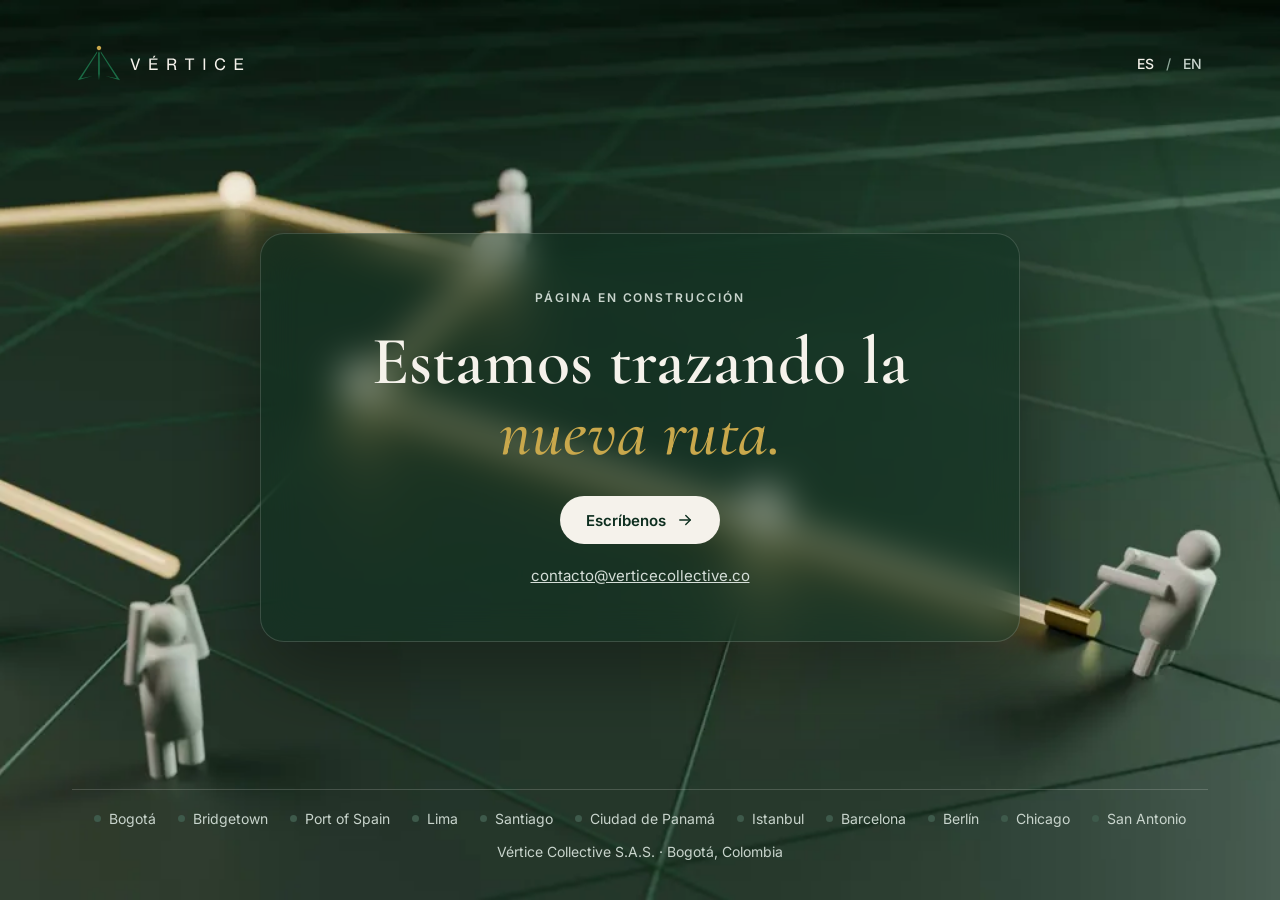
<file: index.html>
<!doctype html>
<html lang="es">
<head>
<meta charset="utf-8">
<meta name="viewport" content="width=device-width, initial-scale=1">
<title>Vértice Collective | Página en construcción</title>
<meta name="description" content="Vértice Collective S.A.S., productora de experiencias ejecutivas y edición de video en Bogotá. Estamos renovando el sitio. Escríbenos a contacto@verticecollective.co.">
<link rel="canonical" href="https://www.verticecollective.co/">
<link rel="alternate" hreflang="es" href="https://www.verticecollective.co/">
<link rel="alternate" hreflang="en" href="https://www.verticecollective.co/en/">
<link rel="alternate" hreflang="x-default" href="https://www.verticecollective.co/">
<link rel="icon" type="image/png" sizes="32x32" href="/assets/favicon-32.png">
<link rel="apple-touch-icon" href="/assets/apple-touch-icon.png">
<meta name="theme-color" content="#0D2E1F">
<meta property="og:type" content="website">
<meta property="og:site_name" content="Vértice Collective">
<meta property="og:locale" content="es_CO">
<meta property="og:locale:alternate" content="en_US">
<meta property="og:url" content="https://www.verticecollective.co/">
<meta property="og:title" content="Vértice Collective | Página en construcción">
<meta property="og:description" content="Vértice Collective S.A.S., productora de experiencias ejecutivas y edición de video en Bogotá. Estamos renovando el sitio. Escríbenos a contacto@verticecollective.co.">
<meta property="og:image" content="https://www.verticecollective.co/assets/img/construccion/maqueta-1920.jpg">
<meta property="og:image:width" content="1920">
<meta property="og:image:height" content="1080">
<meta name="twitter:card" content="summary_large_image">
<link rel="preload" href="/assets/fonts/cormorant-garamond-latin-600-normal.woff2" as="font" type="font/woff2" crossorigin>
<link rel="preload" href="/assets/fonts/inter-latin-400-normal.woff2" as="font" type="font/woff2" crossorigin>
<script type="application/ld+json">
{"@context":"https://schema.org","@type":"ProfessionalService","@id":"https://www.verticecollective.co/#empresa","name":"Vértice Collective","legalName":"Vértice Collective S.A.S.","taxID":"902.073.176-2","url":"https://www.verticecollective.co/","email":"contacto@verticecollective.co","areaServed":"Bogotá, Colombia","address":{"@type":"PostalAddress","addressLocality":"Bogotá","addressCountry":"CO"}}
</script>
<style>
@font-face{font-family:"Cormorant Garamond";font-weight:600;font-style:normal;font-display:swap;src:url("/assets/fonts/cormorant-garamond-latin-600-normal.woff2") format("woff2")}
@font-face{font-family:"Cormorant Garamond";font-weight:500;font-style:italic;font-display:swap;src:url("/assets/fonts/cormorant-garamond-latin-500-italic.woff2") format("woff2")}
@font-face{font-family:"Inter";font-weight:400;font-display:swap;src:url("/assets/fonts/inter-latin-400-normal.woff2") format("woff2")}
@font-face{font-family:"Inter";font-weight:500;font-display:swap;src:url("/assets/fonts/inter-latin-500-normal.woff2") format("woff2")}
@font-face{font-family:"Inter";font-weight:600;font-display:swap;src:url("/assets/fonts/inter-latin-600-normal.woff2") format("woff2")}
*{box-sizing:border-box}
html,body{margin:0;background:#0D2E1F;color:#F5F2EB}
body{font-family:Inter,system-ui,sans-serif}
a{color:#F5F2EB}a:hover{color:#C9A84C}
a:focus-visible{outline:2px solid #C9A84C;outline-offset:3px;border-radius:4px}
.rf{position:relative;min-height:100vh;min-height:100svh;overflow:hidden}
.rf-bg{position:absolute;inset:0;width:100%;height:100%;object-fit:cover;object-position:center}
.rf-pad{position:relative;min-height:100vh;min-height:100svh;padding:40px 72px;display:flex;flex-direction:column;justify-content:space-between;align-items:center;gap:40px}
.rf-head{align-self:stretch;display:flex;justify-content:space-between;align-items:center}
.rf-logo{height:46px;width:auto;display:block}
.rf-lang{display:flex;gap:6px;font-size:14px;font-weight:500}
.rf-lang a{text-decoration:none;padding:12px 6px;color:#C8D4CC}
.rf-lang a[aria-current]{color:#F5F2EB}
.rf-lang span{color:#8FA89A;padding:12px 0}
.rf-card{width:100%;max-width:760px;padding:56px 64px;border-radius:24px;background:rgba(13,46,31,.5);border:1px solid rgba(245,242,235,.16);box-shadow:0 30px 80px rgba(0,0,0,.35);display:flex;flex-direction:column;align-items:center;text-align:center;gap:22px;backdrop-filter:blur(18px);-webkit-backdrop-filter:blur(18px)}
.rf-kicker{margin:0;font-size:12px;font-weight:600;letter-spacing:.16em;text-transform:uppercase;color:#C8D4CC}
.rf-h1{margin:0;font-family:"Cormorant Garamond",Georgia,serif;font-weight:600;line-height:1.04;font-size:68px}
.rf-h1 em{font-style:italic;font-weight:500;color:#C9A84C}
.rf-btn{display:inline-flex;align-items:center;gap:10px;min-height:48px;padding:0 26px;margin-top:6px;border-radius:999px;background:#F5F2EB;color:#0D2E1F;text-decoration:none;font:600 15px/1 Inter,sans-serif}
.rf-btn:hover{background:#C9A84C;color:#0D2E1F}
.rf-mail{font-size:15px;color:#D5DED8}
.rf-foot{align-self:stretch;display:flex;flex-direction:column;align-items:center;gap:16px;padding-top:20px;border-top:1px solid rgba(245,242,235,.18)}
.rf-foot ul{list-style:none;margin:0;padding:0;display:flex;flex-wrap:wrap;justify-content:center;gap:10px 22px}
.rf-city{display:inline-flex;align-items:center;gap:8px;font-size:14px;color:#C8D4CC;white-space:nowrap}
.rf-node{width:7px;height:7px;border-radius:50%;background:#3E5A4B;animation:enciende 11s ease-in-out infinite}
@keyframes enciende{0%,4%{background:#3E5A4B;box-shadow:none}9%,60%{background:#C9A84C;box-shadow:0 0 10px #C9A84C}75%,100%{background:#3E5A4B;box-shadow:none}}
.rf-legal{font-size:14px;color:#C8D4CC}
@media (prefers-reduced-motion:reduce){.rf-node{animation:none;background:#C9A84C}}
@media (max-width:700px){.rf-h1{font-size:42px}.rf-pad{padding:28px 20px}.rf-card{padding:32px 24px}.rf-logo{height:36px}}
</style>
</head>
<body>
<main class="rf">
  <picture>
    <source media="(max-width: 700px)" srcset="/assets/img/construccion/maqueta-movil.webp" type="image/webp">
    <source srcset="/assets/img/construccion/maqueta-1280.webp 1280w, /assets/img/construccion/maqueta-1920.webp 1920w" sizes="100vw" type="image/webp">
    <img class="rf-bg" src="/assets/img/construccion/maqueta-1920.jpg" alt="Maqueta en miniatura: figuras que trazan una ruta dorada sobre una red de triángulos" width="1920" height="1080" fetchpriority="high">
  </picture>
  <div class="rf-pad">
    <header class="rf-head">
      <img class="rf-logo" src="/assets/img/logo-vertice-horizontal-oscuro.svg" alt="Vértice Collective" width="177" height="46">
      <nav class="rf-lang" aria-label="Idioma">
        <a href="/" lang="es" hreflang="es" aria-current="page">ES</a><span aria-hidden="true">/</span><a href="/en/" lang="en" hreflang="en">EN</a>
      </nav>
    </header>
    <section class="rf-card">
      <p class="rf-kicker">Página en construcción</p>
      <h1 class="rf-h1">Estamos trazando la <em>nueva ruta.</em></h1>
      <a class="rf-btn" href="mailto:contacto@verticecollective.co">Escríbenos <svg aria-hidden="true" width="18" height="18" viewBox="0 0 24 24" fill="none" stroke="currentColor" stroke-width="1.8" stroke-linecap="round" stroke-linejoin="round"><path d="M5 12h14"></path><path d="m13 6 6 6-6 6"></path></svg></a>
      <a class="rf-mail" href="mailto:contacto@verticecollective.co">contacto@verticecollective.co</a>
    </section>
    <footer class="rf-foot">
      <ul aria-label="Ciudades donde hemos producido">
      <li class="rf-city"><span class="rf-node" style="animation-delay:0.0s" aria-hidden="true"></span>Bogotá</li>
      <li class="rf-city"><span class="rf-node" style="animation-delay:0.7s" aria-hidden="true"></span>Bridgetown</li>
      <li class="rf-city"><span class="rf-node" style="animation-delay:1.4s" aria-hidden="true"></span>Port of Spain</li>
      <li class="rf-city"><span class="rf-node" style="animation-delay:2.1s" aria-hidden="true"></span>Lima</li>
      <li class="rf-city"><span class="rf-node" style="animation-delay:2.8s" aria-hidden="true"></span>Santiago</li>
      <li class="rf-city"><span class="rf-node" style="animation-delay:3.5s" aria-hidden="true"></span>Ciudad de Panamá</li>
      <li class="rf-city"><span class="rf-node" style="animation-delay:4.2s" aria-hidden="true"></span>Istanbul</li>
      <li class="rf-city"><span class="rf-node" style="animation-delay:4.9s" aria-hidden="true"></span>Barcelona</li>
      <li class="rf-city"><span class="rf-node" style="animation-delay:5.6s" aria-hidden="true"></span>Berlín</li>
      <li class="rf-city"><span class="rf-node" style="animation-delay:6.3s" aria-hidden="true"></span>Chicago</li>
      <li class="rf-city"><span class="rf-node" style="animation-delay:7.0s" aria-hidden="true"></span>San Antonio</li>
      </ul>
      <span class="rf-legal">Vértice Collective S.A.S. · Bogotá, Colombia</span>
    </footer>
  </div>
</main>
</body>
</html>
</file>
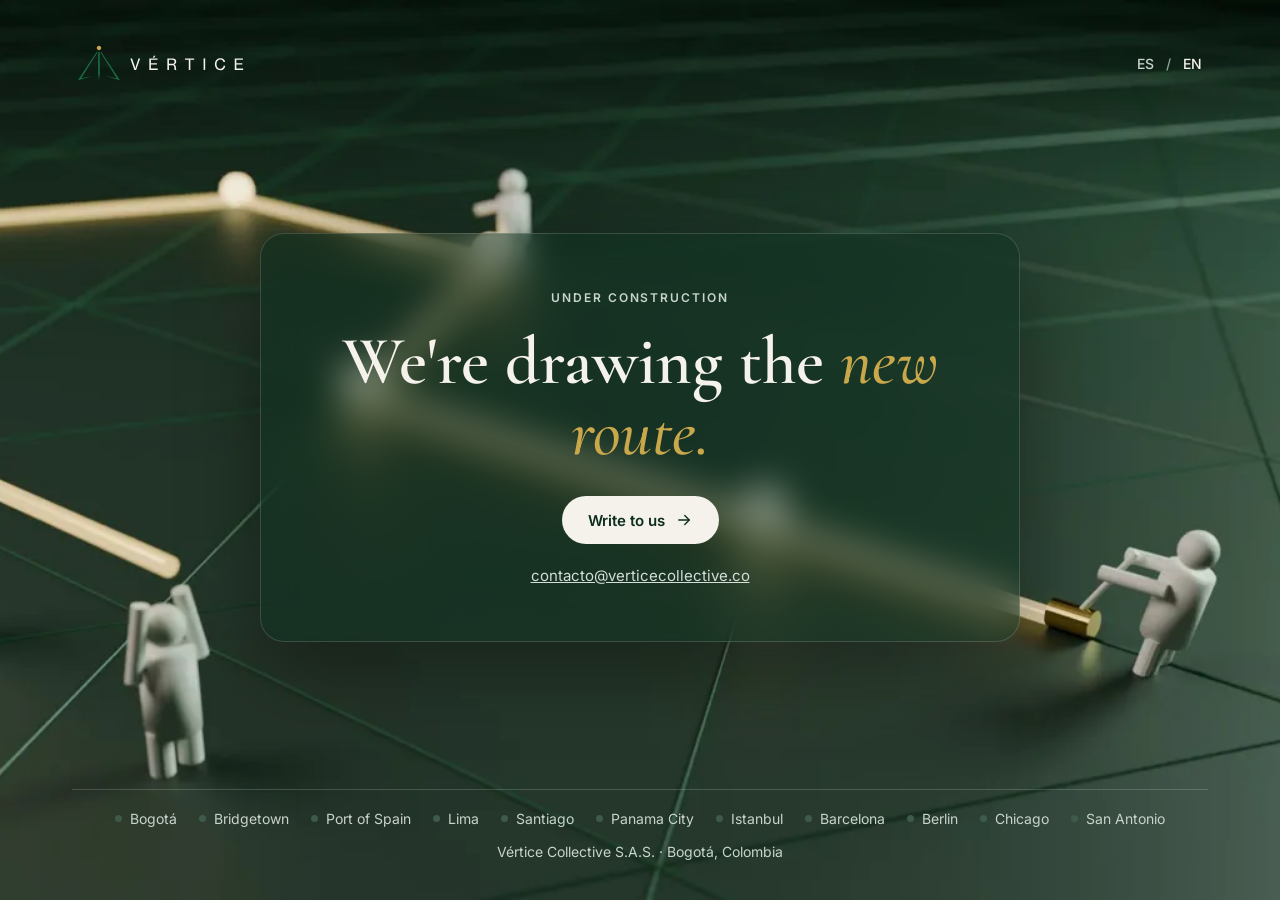
<file: en/index.html>
<!doctype html>
<html lang="en">
<head>
<meta charset="utf-8">
<meta name="viewport" content="width=device-width, initial-scale=1">
<title>Vértice Collective | Under construction</title>
<meta name="description" content="Vértice Collective S.A.S., executive experience production and video editing from Bogotá. We are renewing our site. Write to contacto@verticecollective.co.">
<link rel="canonical" href="https://www.verticecollective.co/en/">
<link rel="alternate" hreflang="es" href="https://www.verticecollective.co/">
<link rel="alternate" hreflang="en" href="https://www.verticecollective.co/en/">
<link rel="alternate" hreflang="x-default" href="https://www.verticecollective.co/">
<link rel="icon" type="image/png" sizes="32x32" href="/assets/favicon-32.png">
<link rel="apple-touch-icon" href="/assets/apple-touch-icon.png">
<meta name="theme-color" content="#0D2E1F">
<meta property="og:type" content="website">
<meta property="og:site_name" content="Vértice Collective">
<meta property="og:locale" content="en_US">
<meta property="og:locale:alternate" content="es_CO">
<meta property="og:url" content="https://www.verticecollective.co/en/">
<meta property="og:title" content="Vértice Collective | Under construction">
<meta property="og:description" content="Vértice Collective S.A.S., executive experience production and video editing from Bogotá. We are renewing our site. Write to contacto@verticecollective.co.">
<meta property="og:image" content="https://www.verticecollective.co/assets/img/construccion/maqueta-1920.jpg">
<meta property="og:image:width" content="1920">
<meta property="og:image:height" content="1080">
<meta name="twitter:card" content="summary_large_image">
<link rel="preload" href="/assets/fonts/cormorant-garamond-latin-600-normal.woff2" as="font" type="font/woff2" crossorigin>
<link rel="preload" href="/assets/fonts/inter-latin-400-normal.woff2" as="font" type="font/woff2" crossorigin>
<script type="application/ld+json">
{"@context":"https://schema.org","@type":"ProfessionalService","@id":"https://www.verticecollective.co/#empresa","name":"Vértice Collective","legalName":"Vértice Collective S.A.S.","taxID":"902.073.176-2","url":"https://www.verticecollective.co/","email":"contacto@verticecollective.co","areaServed":"Bogotá, Colombia","address":{"@type":"PostalAddress","addressLocality":"Bogotá","addressCountry":"CO"}}
</script>
<style>
@font-face{font-family:"Cormorant Garamond";font-weight:600;font-style:normal;font-display:swap;src:url("/assets/fonts/cormorant-garamond-latin-600-normal.woff2") format("woff2")}
@font-face{font-family:"Cormorant Garamond";font-weight:500;font-style:italic;font-display:swap;src:url("/assets/fonts/cormorant-garamond-latin-500-italic.woff2") format("woff2")}
@font-face{font-family:"Inter";font-weight:400;font-display:swap;src:url("/assets/fonts/inter-latin-400-normal.woff2") format("woff2")}
@font-face{font-family:"Inter";font-weight:500;font-display:swap;src:url("/assets/fonts/inter-latin-500-normal.woff2") format("woff2")}
@font-face{font-family:"Inter";font-weight:600;font-display:swap;src:url("/assets/fonts/inter-latin-600-normal.woff2") format("woff2")}
*{box-sizing:border-box}
html,body{margin:0;background:#0D2E1F;color:#F5F2EB}
body{font-family:Inter,system-ui,sans-serif}
a{color:#F5F2EB}a:hover{color:#C9A84C}
a:focus-visible{outline:2px solid #C9A84C;outline-offset:3px;border-radius:4px}
.rf{position:relative;min-height:100vh;min-height:100svh;overflow:hidden}
.rf-bg{position:absolute;inset:0;width:100%;height:100%;object-fit:cover;object-position:center}
.rf-pad{position:relative;min-height:100vh;min-height:100svh;padding:40px 72px;display:flex;flex-direction:column;justify-content:space-between;align-items:center;gap:40px}
.rf-head{align-self:stretch;display:flex;justify-content:space-between;align-items:center}
.rf-logo{height:46px;width:auto;display:block}
.rf-lang{display:flex;gap:6px;font-size:14px;font-weight:500}
.rf-lang a{text-decoration:none;padding:12px 6px;color:#C8D4CC}
.rf-lang a[aria-current]{color:#F5F2EB}
.rf-lang span{color:#8FA89A;padding:12px 0}
.rf-card{width:100%;max-width:760px;padding:56px 64px;border-radius:24px;background:rgba(13,46,31,.5);border:1px solid rgba(245,242,235,.16);box-shadow:0 30px 80px rgba(0,0,0,.35);display:flex;flex-direction:column;align-items:center;text-align:center;gap:22px;backdrop-filter:blur(18px);-webkit-backdrop-filter:blur(18px)}
.rf-kicker{margin:0;font-size:12px;font-weight:600;letter-spacing:.16em;text-transform:uppercase;color:#C8D4CC}
.rf-h1{margin:0;font-family:"Cormorant Garamond",Georgia,serif;font-weight:600;line-height:1.04;font-size:68px}
.rf-h1 em{font-style:italic;font-weight:500;color:#C9A84C}
.rf-btn{display:inline-flex;align-items:center;gap:10px;min-height:48px;padding:0 26px;margin-top:6px;border-radius:999px;background:#F5F2EB;color:#0D2E1F;text-decoration:none;font:600 15px/1 Inter,sans-serif}
.rf-btn:hover{background:#C9A84C;color:#0D2E1F}
.rf-mail{font-size:15px;color:#D5DED8}
.rf-foot{align-self:stretch;display:flex;flex-direction:column;align-items:center;gap:16px;padding-top:20px;border-top:1px solid rgba(245,242,235,.18)}
.rf-foot ul{list-style:none;margin:0;padding:0;display:flex;flex-wrap:wrap;justify-content:center;gap:10px 22px}
.rf-city{display:inline-flex;align-items:center;gap:8px;font-size:14px;color:#C8D4CC;white-space:nowrap}
.rf-node{width:7px;height:7px;border-radius:50%;background:#3E5A4B;animation:enciende 11s ease-in-out infinite}
@keyframes enciende{0%,4%{background:#3E5A4B;box-shadow:none}9%,60%{background:#C9A84C;box-shadow:0 0 10px #C9A84C}75%,100%{background:#3E5A4B;box-shadow:none}}
.rf-legal{font-size:14px;color:#C8D4CC}
@media (prefers-reduced-motion:reduce){.rf-node{animation:none;background:#C9A84C}}
@media (max-width:700px){.rf-h1{font-size:42px}.rf-pad{padding:28px 20px}.rf-card{padding:32px 24px}.rf-logo{height:36px}}
</style>
</head>
<body>
<main class="rf">
  <picture>
    <source media="(max-width: 700px)" srcset="/assets/img/construccion/maqueta-movil.webp" type="image/webp">
    <source srcset="/assets/img/construccion/maqueta-1280.webp 1280w, /assets/img/construccion/maqueta-1920.webp 1920w" sizes="100vw" type="image/webp">
    <img class="rf-bg" src="/assets/img/construccion/maqueta-1920.jpg" alt="Miniature model: small figures tracing a golden route across a grid of triangles" width="1920" height="1080" fetchpriority="high">
  </picture>
  <div class="rf-pad">
    <header class="rf-head">
      <img class="rf-logo" src="/assets/img/logo-vertice-horizontal-oscuro.svg" alt="Vértice Collective" width="177" height="46">
      <nav class="rf-lang" aria-label="Language">
        <a href="/" lang="es" hreflang="es">ES</a><span aria-hidden="true">/</span><a href="/en/" lang="en" hreflang="en" aria-current="page">EN</a>
      </nav>
    </header>
    <section class="rf-card">
      <p class="rf-kicker">Under construction</p>
      <h1 class="rf-h1">We're drawing the <em>new route.</em></h1>
      <a class="rf-btn" href="mailto:contacto@verticecollective.co">Write to us <svg aria-hidden="true" width="18" height="18" viewBox="0 0 24 24" fill="none" stroke="currentColor" stroke-width="1.8" stroke-linecap="round" stroke-linejoin="round"><path d="M5 12h14"></path><path d="m13 6 6 6-6 6"></path></svg></a>
      <a class="rf-mail" href="mailto:contacto@verticecollective.co">contacto@verticecollective.co</a>
    </section>
    <footer class="rf-foot">
      <ul aria-label="Cities where we have produced">
      <li class="rf-city"><span class="rf-node" style="animation-delay:0.0s" aria-hidden="true"></span>Bogotá</li>
      <li class="rf-city"><span class="rf-node" style="animation-delay:0.7s" aria-hidden="true"></span>Bridgetown</li>
      <li class="rf-city"><span class="rf-node" style="animation-delay:1.4s" aria-hidden="true"></span>Port of Spain</li>
      <li class="rf-city"><span class="rf-node" style="animation-delay:2.1s" aria-hidden="true"></span>Lima</li>
      <li class="rf-city"><span class="rf-node" style="animation-delay:2.8s" aria-hidden="true"></span>Santiago</li>
      <li class="rf-city"><span class="rf-node" style="animation-delay:3.5s" aria-hidden="true"></span>Panama City</li>
      <li class="rf-city"><span class="rf-node" style="animation-delay:4.2s" aria-hidden="true"></span>Istanbul</li>
      <li class="rf-city"><span class="rf-node" style="animation-delay:4.9s" aria-hidden="true"></span>Barcelona</li>
      <li class="rf-city"><span class="rf-node" style="animation-delay:5.6s" aria-hidden="true"></span>Berlin</li>
      <li class="rf-city"><span class="rf-node" style="animation-delay:6.3s" aria-hidden="true"></span>Chicago</li>
      <li class="rf-city"><span class="rf-node" style="animation-delay:7.0s" aria-hidden="true"></span>San Antonio</li>
      </ul>
      <span class="rf-legal">Vértice Collective S.A.S. · Bogotá, Colombia</span>
    </footer>
  </div>
</main>
</body>
</html>
</file>
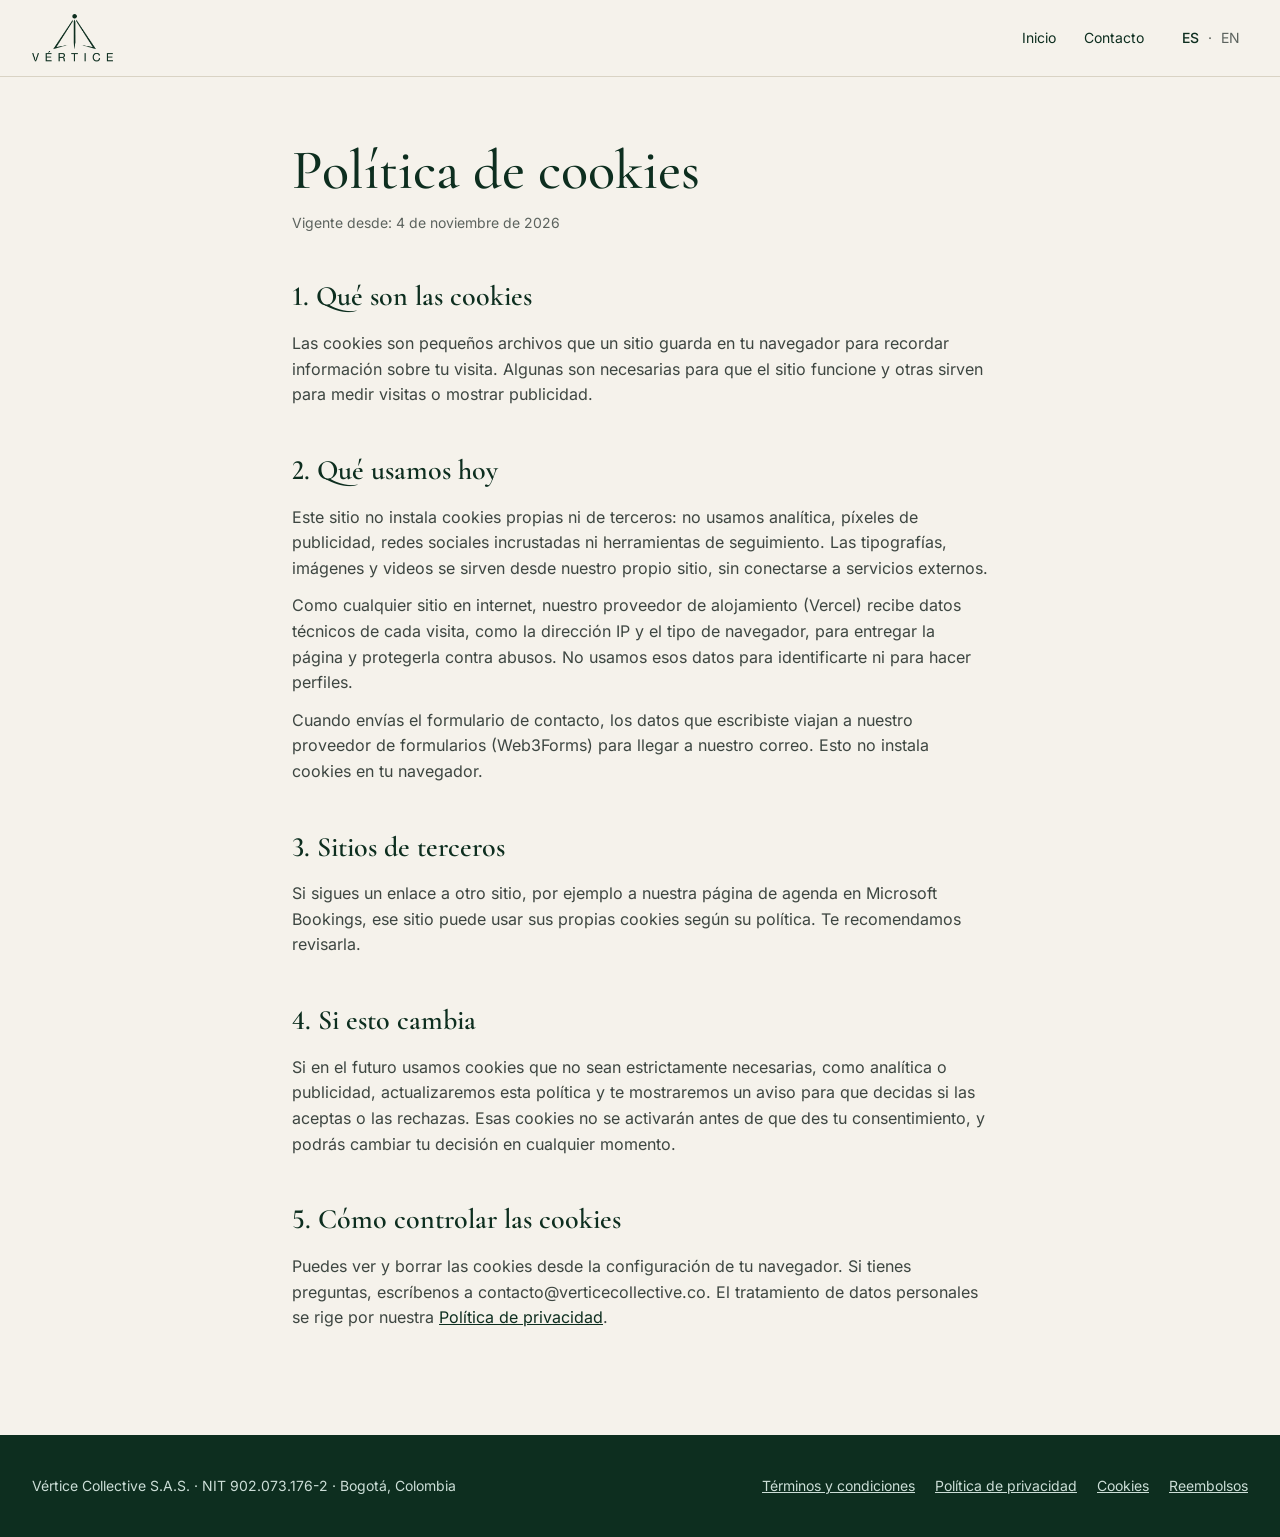
<file: cookies.html>
<!doctype html>
<html lang="es">
<head>
<meta charset="utf-8">
<meta name="viewport" content="width=device-width, initial-scale=1">
<title>Política de cookies | Vértice Collective</title>
<meta name="description" content="Qué cookies y tecnologías similares usa verticecollective.co y cómo te pediremos permiso si eso cambia.">
<link rel="canonical" href="https://www.verticecollective.co/cookies">
<link rel="alternate" hreflang="es" href="https://www.verticecollective.co/cookies">
<link rel="alternate" hreflang="en" href="https://www.verticecollective.co/en/cookies">
<link rel="alternate" hreflang="x-default" href="https://www.verticecollective.co/cookies">
<link rel="icon" type="image/png" sizes="32x32" href="/assets/favicon-32.png">
<link rel="stylesheet" href="/assets/css/site.css?v=7">
</head>
<body>
<a class="saltar" href="#contenido">Saltar al contenido</a>
<header class="encabezado">
  <div class="contenedor">
    <a class="marca" href="/"><img src="/assets/img/logo-vertice-selva-sinlema.png" alt="Vértice Collective" width="600" height="356"></a>
    <nav class="nav" aria-label="Principal"><a href="/">Inicio</a><a href="/#contacto">Contacto</a><span class="idioma"><a href="/cookies" aria-current="page" lang="es">ES</a> · <a href="/en/cookies" lang="en" hreflang="en">EN</a></span></nav>
  </div>
</header>
<main id="contenido" class="legal">
<h1>Política de cookies</h1>
<p class="vigencia">Vigente desde: 4 de noviembre de 2026</p>

<h2>1. Qué son las cookies</h2>
<p>Las cookies son pequeños archivos que un sitio guarda en tu navegador para recordar información sobre tu visita. Algunas son necesarias para que el sitio funcione y otras sirven para medir visitas o mostrar publicidad.</p>

<h2>2. Qué usamos hoy</h2>
<p>Este sitio no instala cookies propias ni de terceros: no usamos analítica, píxeles de publicidad, redes sociales incrustadas ni herramientas de seguimiento. Las tipografías, imágenes y videos se sirven desde nuestro propio sitio, sin conectarse a servicios externos.</p>
<p>Como cualquier sitio en internet, nuestro proveedor de alojamiento (Vercel) recibe datos técnicos de cada visita, como la dirección IP y el tipo de navegador, para entregar la página y protegerla contra abusos. No usamos esos datos para identificarte ni para hacer perfiles.</p>
<p>Cuando envías el formulario de contacto, los datos que escribiste viajan a nuestro proveedor de formularios (Web3Forms) para llegar a nuestro correo. Esto no instala cookies en tu navegador.</p>

<h2>3. Sitios de terceros</h2>
<p>Si sigues un enlace a otro sitio, por ejemplo a nuestra página de agenda en Microsoft Bookings, ese sitio puede usar sus propias cookies según su política. Te recomendamos revisarla.</p>

<h2>4. Si esto cambia</h2>
<p>Si en el futuro usamos cookies que no sean estrictamente necesarias, como analítica o publicidad, actualizaremos esta política y te mostraremos un aviso para que decidas si las aceptas o las rechazas. Esas cookies no se activarán antes de que des tu consentimiento, y podrás cambiar tu decisión en cualquier momento.</p>

<h2>5. Cómo controlar las cookies</h2>
<p>Puedes ver y borrar las cookies desde la configuración de tu navegador. Si tienes preguntas, escríbenos a contacto@verticecollective.co. El tratamiento de datos personales se rige por nuestra <a href="/politica-de-datos">Política de privacidad</a>.</p>
</main>
<footer class="pie">
  <div class="contenedor">
    <span>Vértice Collective S.A.S. · NIT 902.073.176-2 · Bogotá, Colombia</span>
    <nav aria-label="Legal"><a href="/terminos">Términos y condiciones</a><a href="/politica-de-datos">Política de privacidad</a><a href="/cookies">Cookies</a><a href="/reembolsos">Reembolsos</a></nav>
  </div>
</footer>
</body>
</html>
</file>
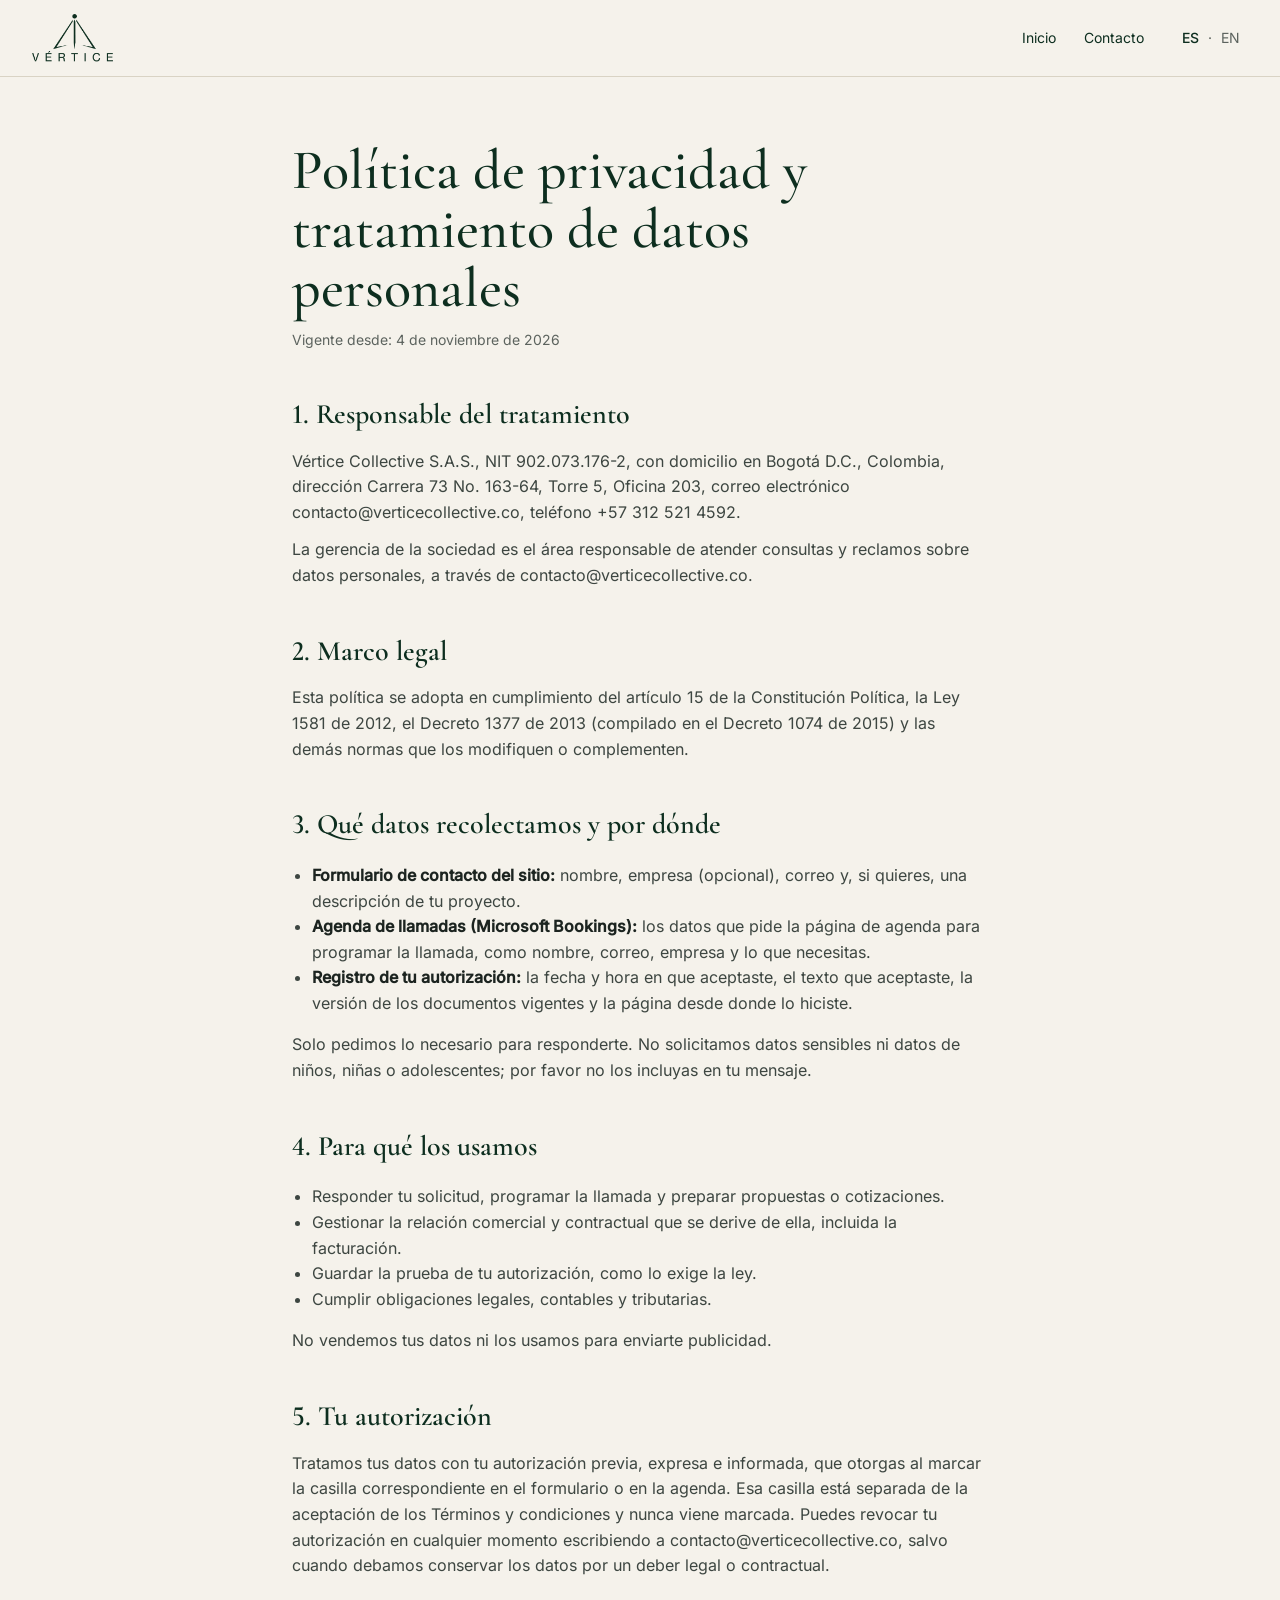
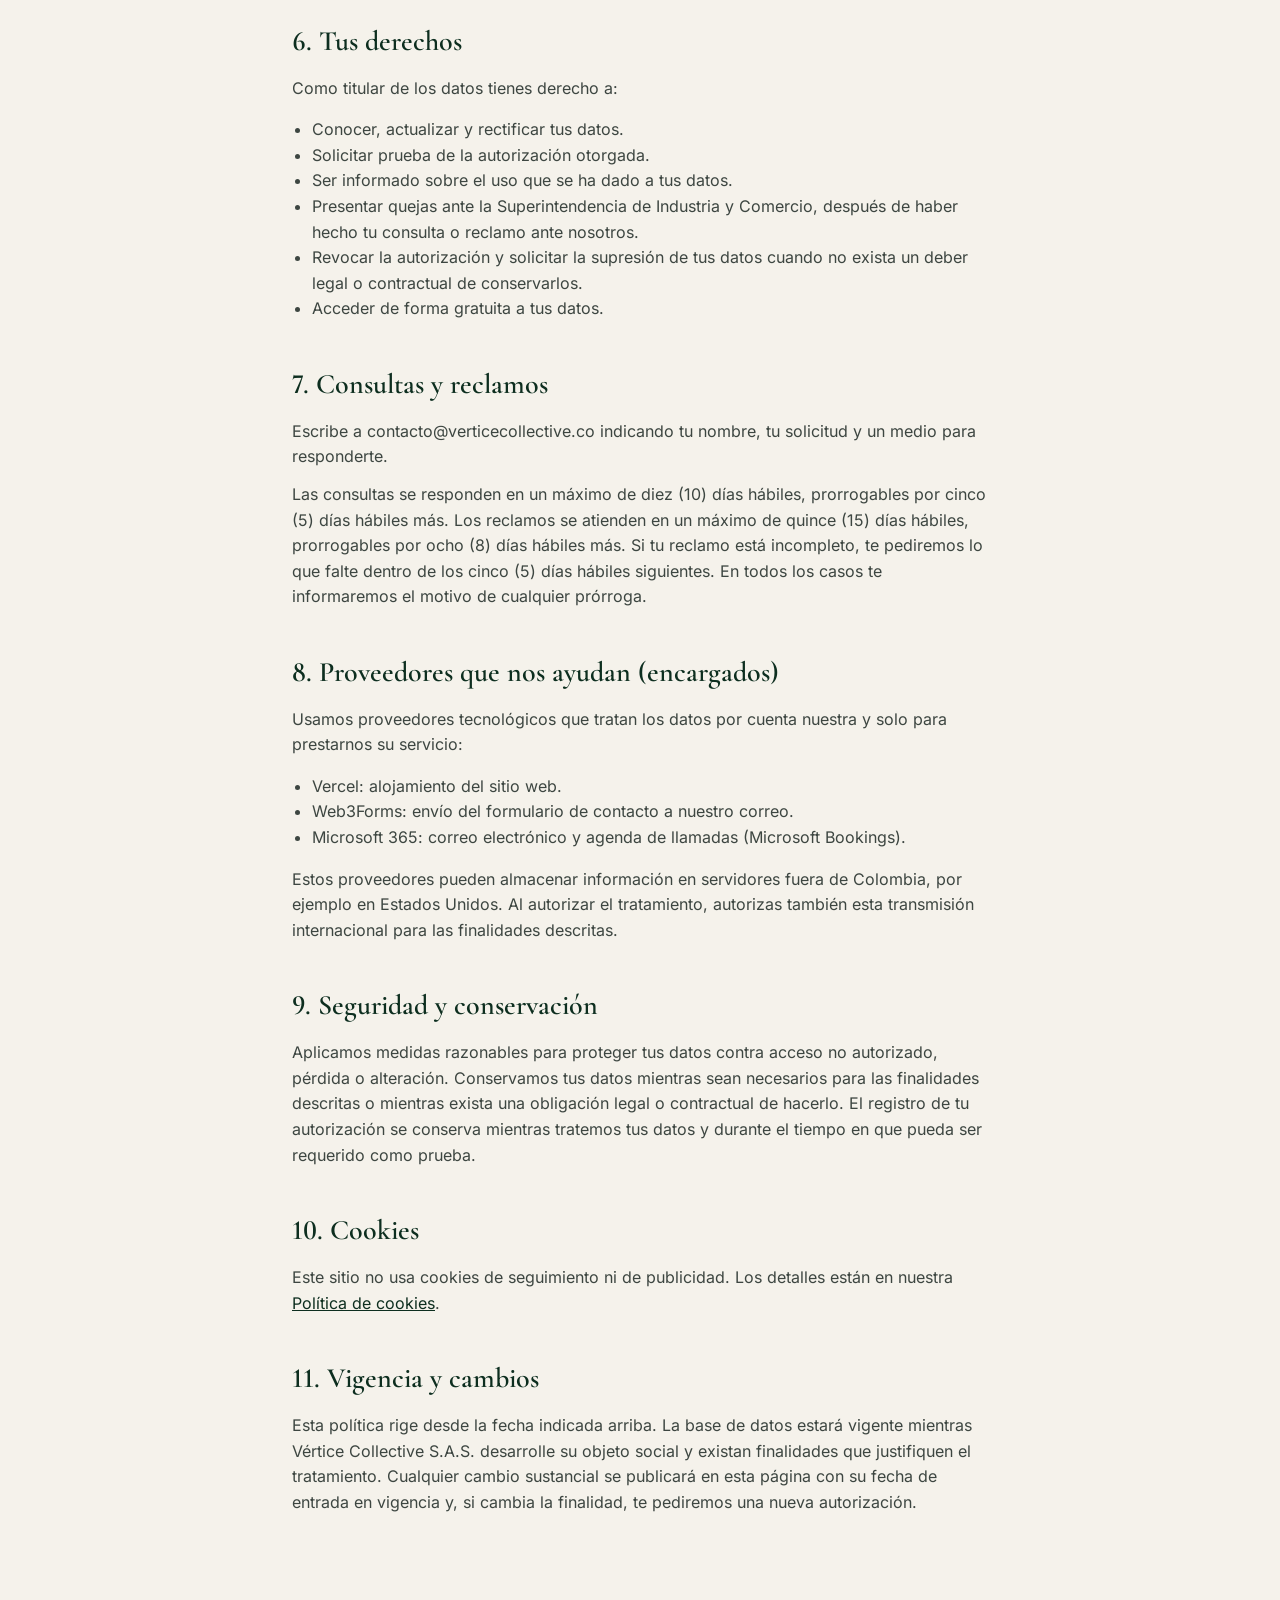
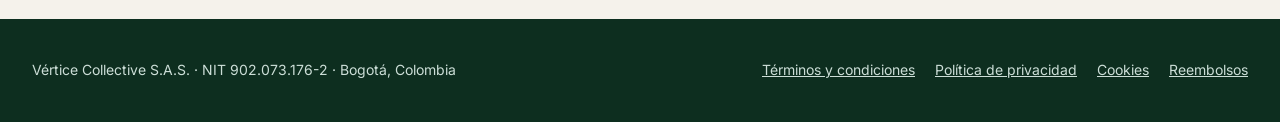
<file: politica-de-datos.html>
<!doctype html>
<html lang="es">
<head>
<meta charset="utf-8">
<meta name="viewport" content="width=device-width, initial-scale=1">
<title>Política de privacidad y tratamiento de datos personales | Vértice Collective</title>
<meta name="description" content="Cómo trata Vértice Collective S.A.S. los datos personales que recibe por su sitio web y su agenda en línea, según la Ley 1581 de 2012.">
<link rel="canonical" href="https://www.verticecollective.co/politica-de-datos">
<link rel="alternate" hreflang="es" href="https://www.verticecollective.co/politica-de-datos">
<link rel="alternate" hreflang="en" href="https://www.verticecollective.co/en/privacy">
<link rel="alternate" hreflang="x-default" href="https://www.verticecollective.co/politica-de-datos">
<link rel="icon" type="image/png" sizes="32x32" href="/assets/favicon-32.png">
<link rel="stylesheet" href="/assets/css/site.css?v=7">
</head>
<body>
<a class="saltar" href="#contenido">Saltar al contenido</a>
<header class="encabezado">
  <div class="contenedor">
    <a class="marca" href="/"><img src="/assets/img/logo-vertice-selva-sinlema.png" alt="Vértice Collective" width="600" height="356"></a>
    <nav class="nav" aria-label="Principal"><a href="/">Inicio</a><a href="/#contacto">Contacto</a><span class="idioma"><a href="/politica-de-datos" aria-current="page" lang="es">ES</a> · <a href="/en/privacy" lang="en" hreflang="en">EN</a></span></nav>
  </div>
</header>
<main id="contenido" class="legal">
<h1>Política de privacidad y tratamiento de datos personales</h1>
<p class="vigencia">Vigente desde: 4 de noviembre de 2026</p>

<h2>1. Responsable del tratamiento</h2>
<p>Vértice Collective S.A.S., NIT 902.073.176-2, con domicilio en Bogotá D.C., Colombia, dirección Carrera 73 No. 163-64, Torre 5, Oficina 203, correo electrónico contacto@verticecollective.co, teléfono +57 312 521 4592.</p>
<p>La gerencia de la sociedad es el área responsable de atender consultas y reclamos sobre datos personales, a través de contacto@verticecollective.co.</p>

<h2>2. Marco legal</h2>
<p>Esta política se adopta en cumplimiento del artículo 15 de la Constitución Política, la Ley 1581 de 2012, el Decreto 1377 de 2013 (compilado en el Decreto 1074 de 2015) y las demás normas que los modifiquen o complementen.</p>

<h2>3. Qué datos recolectamos y por dónde</h2>
<ul>
<li><strong>Formulario de contacto del sitio:</strong> nombre, empresa (opcional), correo y, si quieres, una descripción de tu proyecto.</li>
<li><strong>Agenda de llamadas (Microsoft Bookings):</strong> los datos que pide la página de agenda para programar la llamada, como nombre, correo, empresa y lo que necesitas.</li>
<li><strong>Registro de tu autorización:</strong> la fecha y hora en que aceptaste, el texto que aceptaste, la versión de los documentos vigentes y la página desde donde lo hiciste.</li>
</ul>
<p>Solo pedimos lo necesario para responderte. No solicitamos datos sensibles ni datos de niños, niñas o adolescentes; por favor no los incluyas en tu mensaje.</p>

<h2>4. Para qué los usamos</h2>
<ul>
<li>Responder tu solicitud, programar la llamada y preparar propuestas o cotizaciones.</li>
<li>Gestionar la relación comercial y contractual que se derive de ella, incluida la facturación.</li>
<li>Guardar la prueba de tu autorización, como lo exige la ley.</li>
<li>Cumplir obligaciones legales, contables y tributarias.</li>
</ul>
<p>No vendemos tus datos ni los usamos para enviarte publicidad.</p>

<h2>5. Tu autorización</h2>
<p>Tratamos tus datos con tu autorización previa, expresa e informada, que otorgas al marcar la casilla correspondiente en el formulario o en la agenda. Esa casilla está separada de la aceptación de los Términos y condiciones y nunca viene marcada. Puedes revocar tu autorización en cualquier momento escribiendo a contacto@verticecollective.co, salvo cuando debamos conservar los datos por un deber legal o contractual.</p>

<h2>6. Tus derechos</h2>
<p>Como titular de los datos tienes derecho a:</p>
<ul>
<li>Conocer, actualizar y rectificar tus datos.</li>
<li>Solicitar prueba de la autorización otorgada.</li>
<li>Ser informado sobre el uso que se ha dado a tus datos.</li>
<li>Presentar quejas ante la Superintendencia de Industria y Comercio, después de haber hecho tu consulta o reclamo ante nosotros.</li>
<li>Revocar la autorización y solicitar la supresión de tus datos cuando no exista un deber legal o contractual de conservarlos.</li>
<li>Acceder de forma gratuita a tus datos.</li>
</ul>

<h2>7. Consultas y reclamos</h2>
<p>Escribe a contacto@verticecollective.co indicando tu nombre, tu solicitud y un medio para responderte.</p>
<p>Las consultas se responden en un máximo de diez (10) días hábiles, prorrogables por cinco (5) días hábiles más. Los reclamos se atienden en un máximo de quince (15) días hábiles, prorrogables por ocho (8) días hábiles más. Si tu reclamo está incompleto, te pediremos lo que falte dentro de los cinco (5) días hábiles siguientes. En todos los casos te informaremos el motivo de cualquier prórroga.</p>

<h2>8. Proveedores que nos ayudan (encargados)</h2>
<p>Usamos proveedores tecnológicos que tratan los datos por cuenta nuestra y solo para prestarnos su servicio:</p>
<ul>
<li>Vercel: alojamiento del sitio web.</li>
<li>Web3Forms: envío del formulario de contacto a nuestro correo.</li>
<li>Microsoft 365: correo electrónico y agenda de llamadas (Microsoft Bookings).</li>
</ul>
<p>Estos proveedores pueden almacenar información en servidores fuera de Colombia, por ejemplo en Estados Unidos. Al autorizar el tratamiento, autorizas también esta transmisión internacional para las finalidades descritas.</p>

<h2>9. Seguridad y conservación</h2>
<p>Aplicamos medidas razonables para proteger tus datos contra acceso no autorizado, pérdida o alteración. Conservamos tus datos mientras sean necesarios para las finalidades descritas o mientras exista una obligación legal o contractual de hacerlo. El registro de tu autorización se conserva mientras tratemos tus datos y durante el tiempo en que pueda ser requerido como prueba.</p>

<h2>10. Cookies</h2>
<p>Este sitio no usa cookies de seguimiento ni de publicidad. Los detalles están en nuestra <a href="/cookies">Política de cookies</a>.</p>

<h2>11. Vigencia y cambios</h2>
<p>Esta política rige desde la fecha indicada arriba. La base de datos estará vigente mientras Vértice Collective S.A.S. desarrolle su objeto social y existan finalidades que justifiquen el tratamiento. Cualquier cambio sustancial se publicará en esta página con su fecha de entrada en vigencia y, si cambia la finalidad, te pediremos una nueva autorización.</p>
</main>
<footer class="pie">
  <div class="contenedor">
    <span>Vértice Collective S.A.S. · NIT 902.073.176-2 · Bogotá, Colombia</span>
    <nav aria-label="Legal"><a href="/terminos">Términos y condiciones</a><a href="/politica-de-datos">Política de privacidad</a><a href="/cookies">Cookies</a><a href="/reembolsos">Reembolsos</a></nav>
  </div>
</footer>
</body>
</html>
</file>
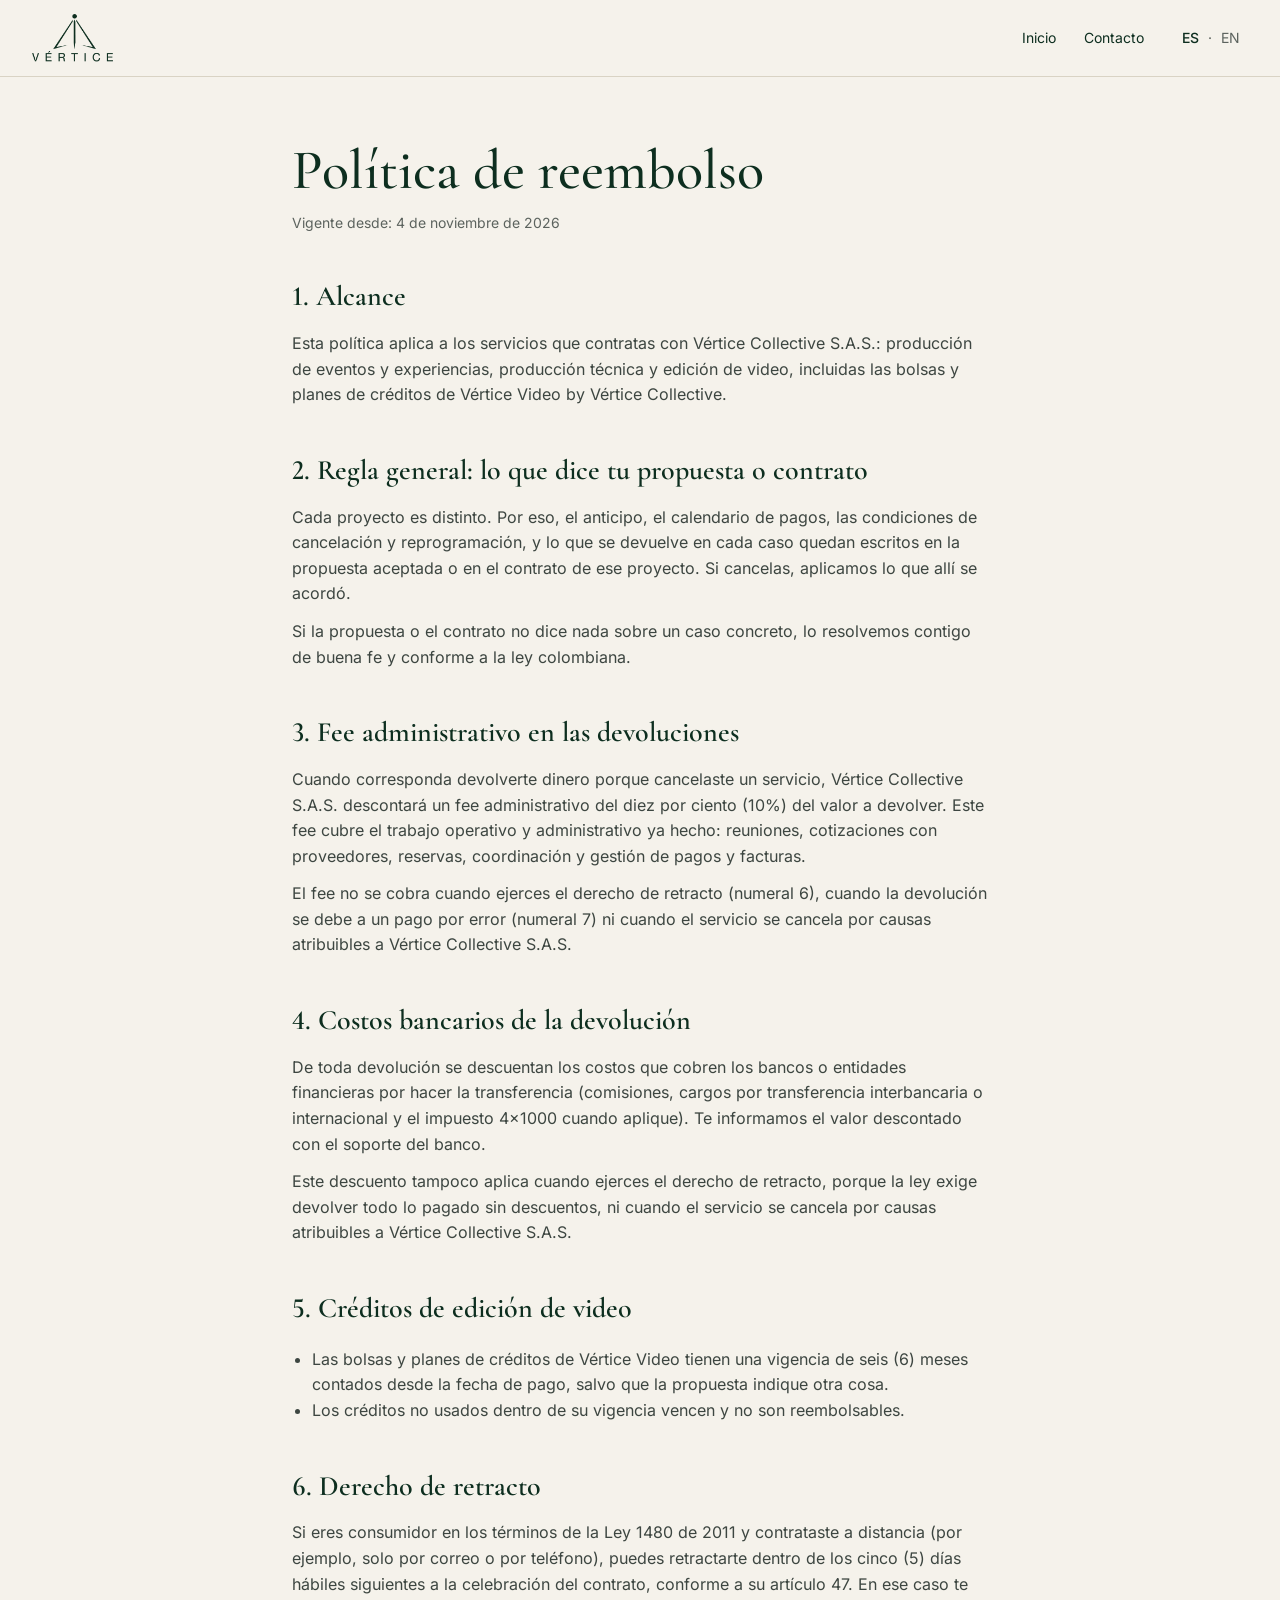
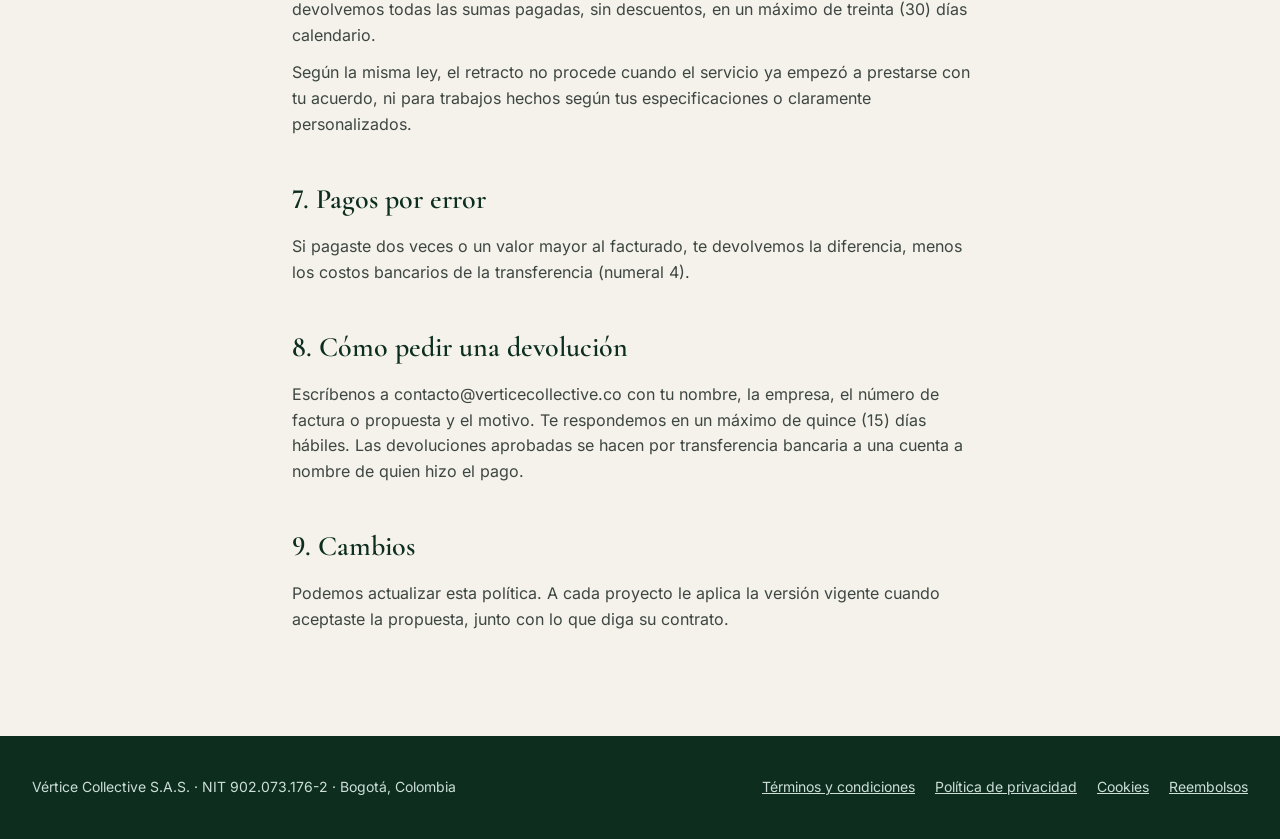
<file: reembolsos.html>
<!doctype html>
<html lang="es">
<head>
<meta charset="utf-8">
<meta name="viewport" content="width=device-width, initial-scale=1">
<title>Política de reembolso | Vértice Collective</title>
<meta name="description" content="Reglas de cancelación, devoluciones y derecho de retracto para los servicios de Vértice Collective S.A.S.">
<link rel="canonical" href="https://www.verticecollective.co/reembolsos">
<link rel="alternate" hreflang="es" href="https://www.verticecollective.co/reembolsos">
<link rel="alternate" hreflang="en" href="https://www.verticecollective.co/en/refunds">
<link rel="alternate" hreflang="x-default" href="https://www.verticecollective.co/reembolsos">
<link rel="icon" type="image/png" sizes="32x32" href="/assets/favicon-32.png">
<link rel="stylesheet" href="/assets/css/site.css?v=7">
</head>
<body>
<a class="saltar" href="#contenido">Saltar al contenido</a>
<header class="encabezado">
  <div class="contenedor">
    <a class="marca" href="/"><img src="/assets/img/logo-vertice-selva-sinlema.png" alt="Vértice Collective" width="600" height="356"></a>
    <nav class="nav" aria-label="Principal"><a href="/">Inicio</a><a href="/#contacto">Contacto</a><span class="idioma"><a href="/reembolsos" aria-current="page" lang="es">ES</a> · <a href="/en/refunds" lang="en" hreflang="en">EN</a></span></nav>
  </div>
</header>
<main id="contenido" class="legal">
<h1>Política de reembolso</h1>
<p class="vigencia">Vigente desde: 4 de noviembre de 2026</p>

<h2>1. Alcance</h2>
<p>Esta política aplica a los servicios que contratas con Vértice Collective S.A.S.: producción de eventos y experiencias, producción técnica y edición de video, incluidas las bolsas y planes de créditos de Vértice Video by Vértice Collective.</p>

<h2>2. Regla general: lo que dice tu propuesta o contrato</h2>
<p>Cada proyecto es distinto. Por eso, el anticipo, el calendario de pagos, las condiciones de cancelación y reprogramación, y lo que se devuelve en cada caso quedan escritos en la propuesta aceptada o en el contrato de ese proyecto. Si cancelas, aplicamos lo que allí se acordó.</p>
<p>Si la propuesta o el contrato no dice nada sobre un caso concreto, lo resolvemos contigo de buena fe y conforme a la ley colombiana.</p>

<h2>3. Fee administrativo en las devoluciones</h2>
<p>Cuando corresponda devolverte dinero porque cancelaste un servicio, Vértice Collective S.A.S. descontará un fee administrativo del diez por ciento (10%) del valor a devolver. Este fee cubre el trabajo operativo y administrativo ya hecho: reuniones, cotizaciones con proveedores, reservas, coordinación y gestión de pagos y facturas.</p>
<p>El fee no se cobra cuando ejerces el derecho de retracto (numeral 6), cuando la devolución se debe a un pago por error (numeral 7) ni cuando el servicio se cancela por causas atribuibles a Vértice Collective S.A.S.</p>

<h2>4. Costos bancarios de la devolución</h2>
<p>De toda devolución se descuentan los costos que cobren los bancos o entidades financieras por hacer la transferencia (comisiones, cargos por transferencia interbancaria o internacional y el impuesto 4x1000 cuando aplique). Te informamos el valor descontado con el soporte del banco.</p>
<p>Este descuento tampoco aplica cuando ejerces el derecho de retracto, porque la ley exige devolver todo lo pagado sin descuentos, ni cuando el servicio se cancela por causas atribuibles a Vértice Collective S.A.S.</p>

<h2>5. Créditos de edición de video</h2>
<ul>
<li>Las bolsas y planes de créditos de Vértice Video tienen una vigencia de seis (6) meses contados desde la fecha de pago, salvo que la propuesta indique otra cosa.</li>
<li>Los créditos no usados dentro de su vigencia vencen y no son reembolsables.</li>
</ul>

<h2>6. Derecho de retracto</h2>
<p>Si eres consumidor en los términos de la Ley 1480 de 2011 y contrataste a distancia (por ejemplo, solo por correo o por teléfono), puedes retractarte dentro de los cinco (5) días hábiles siguientes a la celebración del contrato, conforme a su artículo 47. En ese caso te devolvemos todas las sumas pagadas, sin descuentos, en un máximo de treinta (30) días calendario.</p>
<p>Según la misma ley, el retracto no procede cuando el servicio ya empezó a prestarse con tu acuerdo, ni para trabajos hechos según tus especificaciones o claramente personalizados.</p>

<h2>7. Pagos por error</h2>
<p>Si pagaste dos veces o un valor mayor al facturado, te devolvemos la diferencia, menos los costos bancarios de la transferencia (numeral 4).</p>

<h2>8. Cómo pedir una devolución</h2>
<p>Escríbenos a contacto@verticecollective.co con tu nombre, la empresa, el número de factura o propuesta y el motivo. Te respondemos en un máximo de quince (15) días hábiles. Las devoluciones aprobadas se hacen por transferencia bancaria a una cuenta a nombre de quien hizo el pago.</p>

<h2>9. Cambios</h2>
<p>Podemos actualizar esta política. A cada proyecto le aplica la versión vigente cuando aceptaste la propuesta, junto con lo que diga su contrato.</p>
</main>
<footer class="pie">
  <div class="contenedor">
    <span>Vértice Collective S.A.S. · NIT 902.073.176-2 · Bogotá, Colombia</span>
    <nav aria-label="Legal"><a href="/terminos">Términos y condiciones</a><a href="/politica-de-datos">Política de privacidad</a><a href="/cookies">Cookies</a><a href="/reembolsos">Reembolsos</a></nav>
  </div>
</footer>
</body>
</html>
</file>
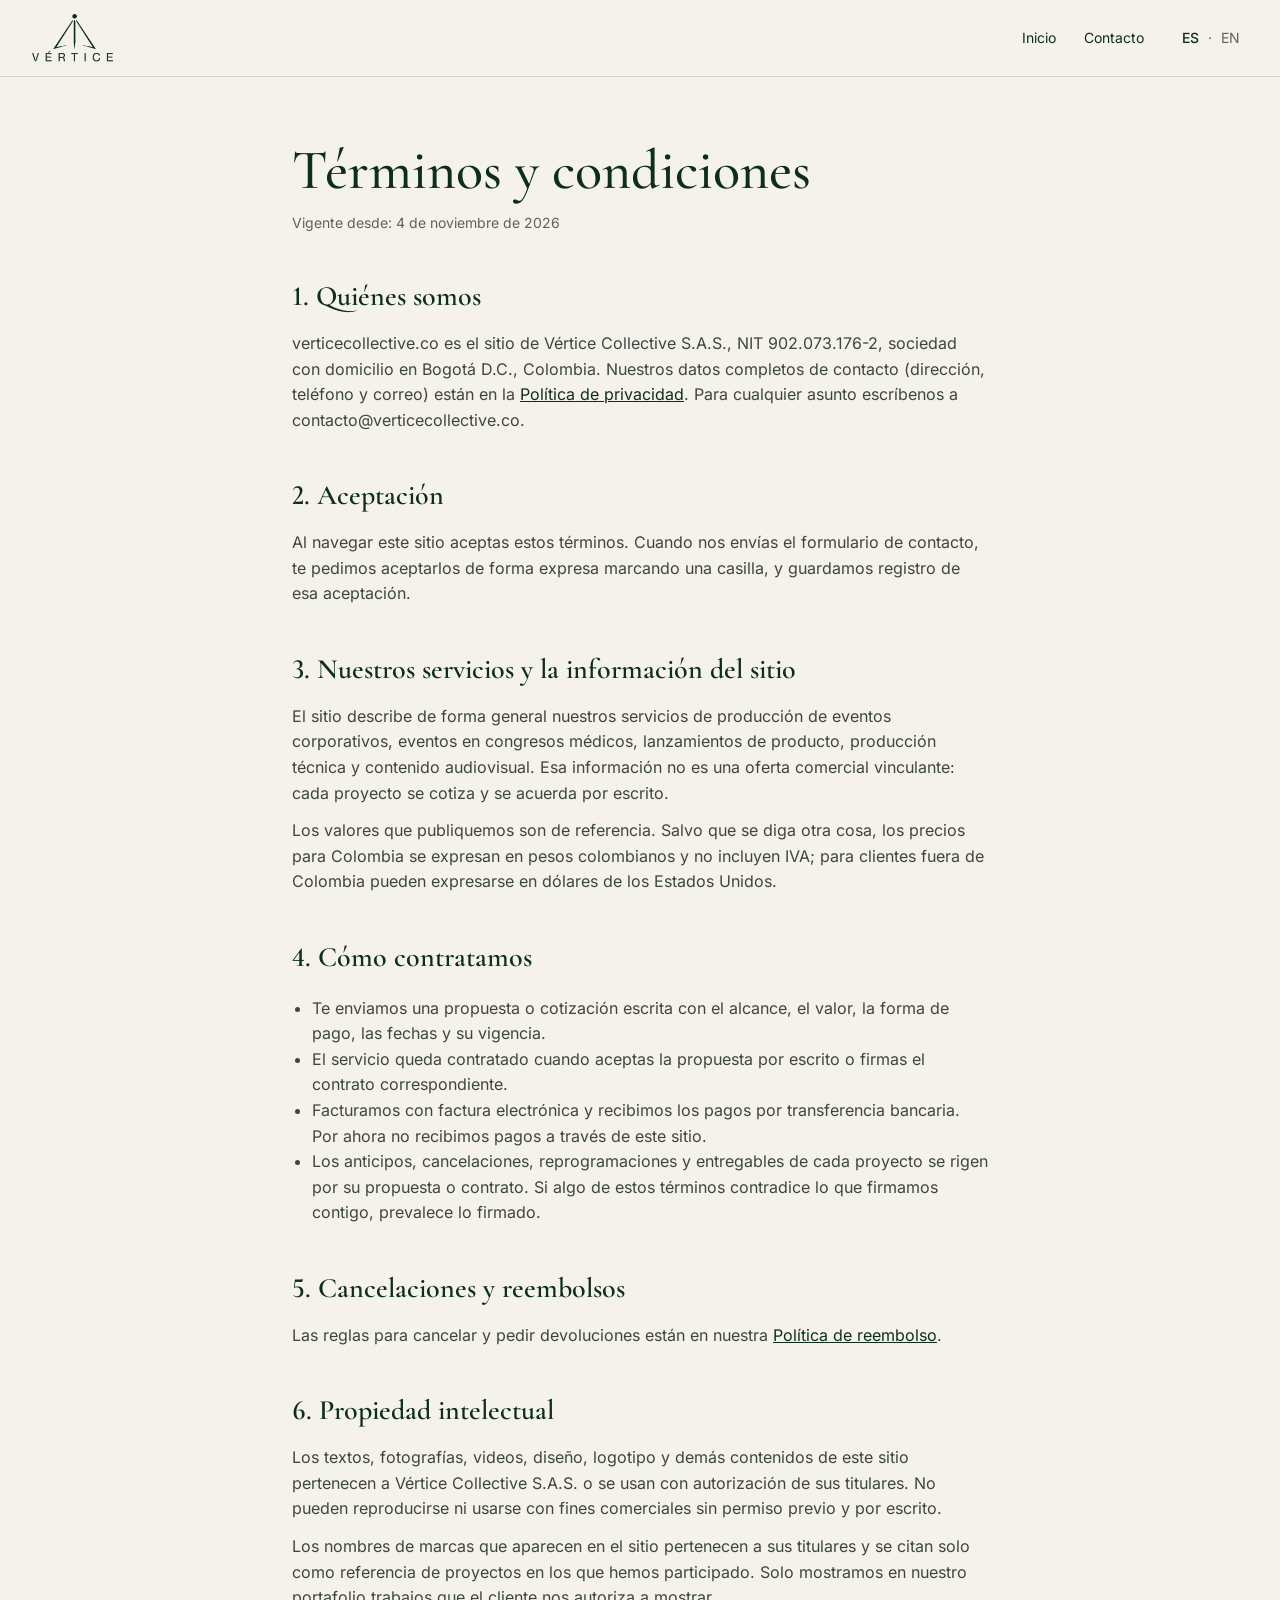
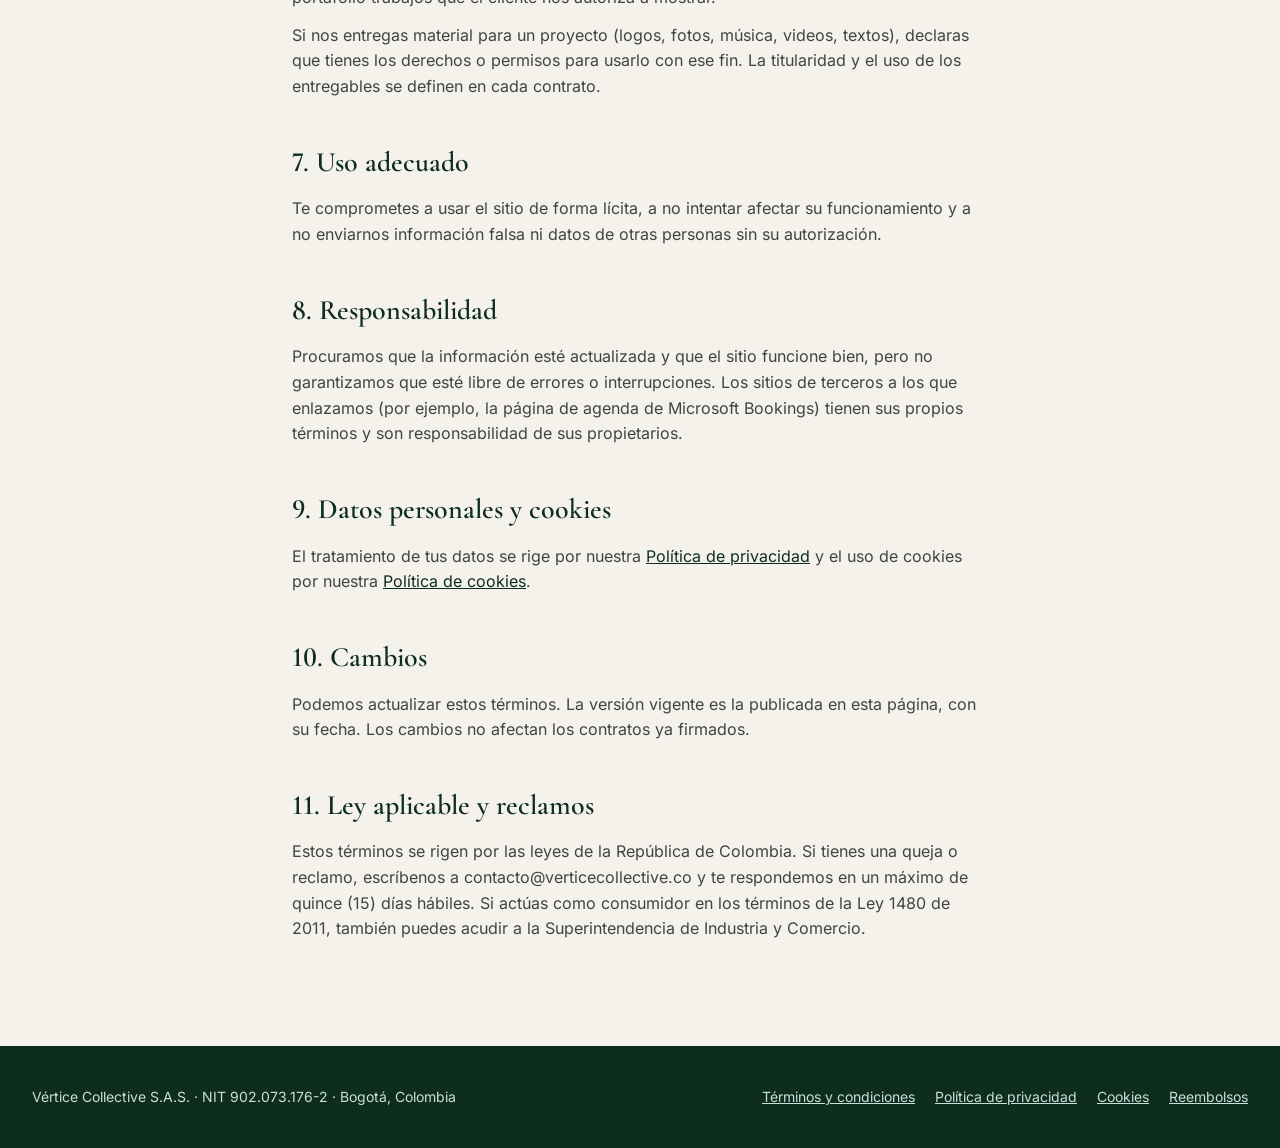
<file: terminos.html>
<!doctype html>
<html lang="es">
<head>
<meta charset="utf-8">
<meta name="viewport" content="width=device-width, initial-scale=1">
<title>Términos y condiciones | Vértice Collective</title>
<meta name="description" content="Condiciones de uso del sitio verticecollective.co y reglas generales para contratar los servicios de Vértice Collective S.A.S.">
<link rel="canonical" href="https://www.verticecollective.co/terminos">
<link rel="alternate" hreflang="es" href="https://www.verticecollective.co/terminos">
<link rel="alternate" hreflang="en" href="https://www.verticecollective.co/en/terms">
<link rel="alternate" hreflang="x-default" href="https://www.verticecollective.co/terminos">
<link rel="icon" type="image/png" sizes="32x32" href="/assets/favicon-32.png">
<link rel="stylesheet" href="/assets/css/site.css?v=7">
</head>
<body>
<a class="saltar" href="#contenido">Saltar al contenido</a>
<header class="encabezado">
  <div class="contenedor">
    <a class="marca" href="/"><img src="/assets/img/logo-vertice-selva-sinlema.png" alt="Vértice Collective" width="600" height="356"></a>
    <nav class="nav" aria-label="Principal"><a href="/">Inicio</a><a href="/#contacto">Contacto</a><span class="idioma"><a href="/terminos" aria-current="page" lang="es">ES</a> · <a href="/en/terms" lang="en" hreflang="en">EN</a></span></nav>
  </div>
</header>
<main id="contenido" class="legal">
<h1>Términos y condiciones</h1>
<p class="vigencia">Vigente desde: 4 de noviembre de 2026</p>

<h2>1. Quiénes somos</h2>
<p>verticecollective.co es el sitio de Vértice Collective S.A.S., NIT 902.073.176-2, sociedad con domicilio en Bogotá D.C., Colombia. Nuestros datos completos de contacto (dirección, teléfono y correo) están en la <a href="/politica-de-datos">Política de privacidad</a>. Para cualquier asunto escríbenos a contacto@verticecollective.co.</p>

<h2>2. Aceptación</h2>
<p>Al navegar este sitio aceptas estos términos. Cuando nos envías el formulario de contacto, te pedimos aceptarlos de forma expresa marcando una casilla, y guardamos registro de esa aceptación.</p>

<h2>3. Nuestros servicios y la información del sitio</h2>
<p>El sitio describe de forma general nuestros servicios de producción de eventos corporativos, eventos en congresos médicos, lanzamientos de producto, producción técnica y contenido audiovisual. Esa información no es una oferta comercial vinculante: cada proyecto se cotiza y se acuerda por escrito.</p>
<p>Los valores que publiquemos son de referencia. Salvo que se diga otra cosa, los precios para Colombia se expresan en pesos colombianos y no incluyen IVA; para clientes fuera de Colombia pueden expresarse en dólares de los Estados Unidos.</p>

<h2>4. Cómo contratamos</h2>
<ul>
<li>Te enviamos una propuesta o cotización escrita con el alcance, el valor, la forma de pago, las fechas y su vigencia.</li>
<li>El servicio queda contratado cuando aceptas la propuesta por escrito o firmas el contrato correspondiente.</li>
<li>Facturamos con factura electrónica y recibimos los pagos por transferencia bancaria. Por ahora no recibimos pagos a través de este sitio.</li>
<li>Los anticipos, cancelaciones, reprogramaciones y entregables de cada proyecto se rigen por su propuesta o contrato. Si algo de estos términos contradice lo que firmamos contigo, prevalece lo firmado.</li>
</ul>

<h2>5. Cancelaciones y reembolsos</h2>
<p>Las reglas para cancelar y pedir devoluciones están en nuestra <a href="/reembolsos">Política de reembolso</a>.</p>

<h2>6. Propiedad intelectual</h2>
<p>Los textos, fotografías, videos, diseño, logotipo y demás contenidos de este sitio pertenecen a Vértice Collective S.A.S. o se usan con autorización de sus titulares. No pueden reproducirse ni usarse con fines comerciales sin permiso previo y por escrito.</p>
<p>Los nombres de marcas que aparecen en el sitio pertenecen a sus titulares y se citan solo como referencia de proyectos en los que hemos participado. Solo mostramos en nuestro portafolio trabajos que el cliente nos autoriza a mostrar.</p>
<p>Si nos entregas material para un proyecto (logos, fotos, música, videos, textos), declaras que tienes los derechos o permisos para usarlo con ese fin. La titularidad y el uso de los entregables se definen en cada contrato.</p>

<h2>7. Uso adecuado</h2>
<p>Te comprometes a usar el sitio de forma lícita, a no intentar afectar su funcionamiento y a no enviarnos información falsa ni datos de otras personas sin su autorización.</p>

<h2>8. Responsabilidad</h2>
<p>Procuramos que la información esté actualizada y que el sitio funcione bien, pero no garantizamos que esté libre de errores o interrupciones. Los sitios de terceros a los que enlazamos (por ejemplo, la página de agenda de Microsoft Bookings) tienen sus propios términos y son responsabilidad de sus propietarios.</p>

<h2>9. Datos personales y cookies</h2>
<p>El tratamiento de tus datos se rige por nuestra <a href="/politica-de-datos">Política de privacidad</a> y el uso de cookies por nuestra <a href="/cookies">Política de cookies</a>.</p>

<h2>10. Cambios</h2>
<p>Podemos actualizar estos términos. La versión vigente es la publicada en esta página, con su fecha. Los cambios no afectan los contratos ya firmados.</p>

<h2>11. Ley aplicable y reclamos</h2>
<p>Estos términos se rigen por las leyes de la República de Colombia. Si tienes una queja o reclamo, escríbenos a contacto@verticecollective.co y te respondemos en un máximo de quince (15) días hábiles. Si actúas como consumidor en los términos de la Ley 1480 de 2011, también puedes acudir a la Superintendencia de Industria y Comercio.</p>
</main>
<footer class="pie">
  <div class="contenedor">
    <span>Vértice Collective S.A.S. · NIT 902.073.176-2 · Bogotá, Colombia</span>
    <nav aria-label="Legal"><a href="/terminos">Términos y condiciones</a><a href="/politica-de-datos">Política de privacidad</a><a href="/cookies">Cookies</a><a href="/reembolsos">Reembolsos</a></nav>
  </div>
</footer>
</body>
</html>
</file>
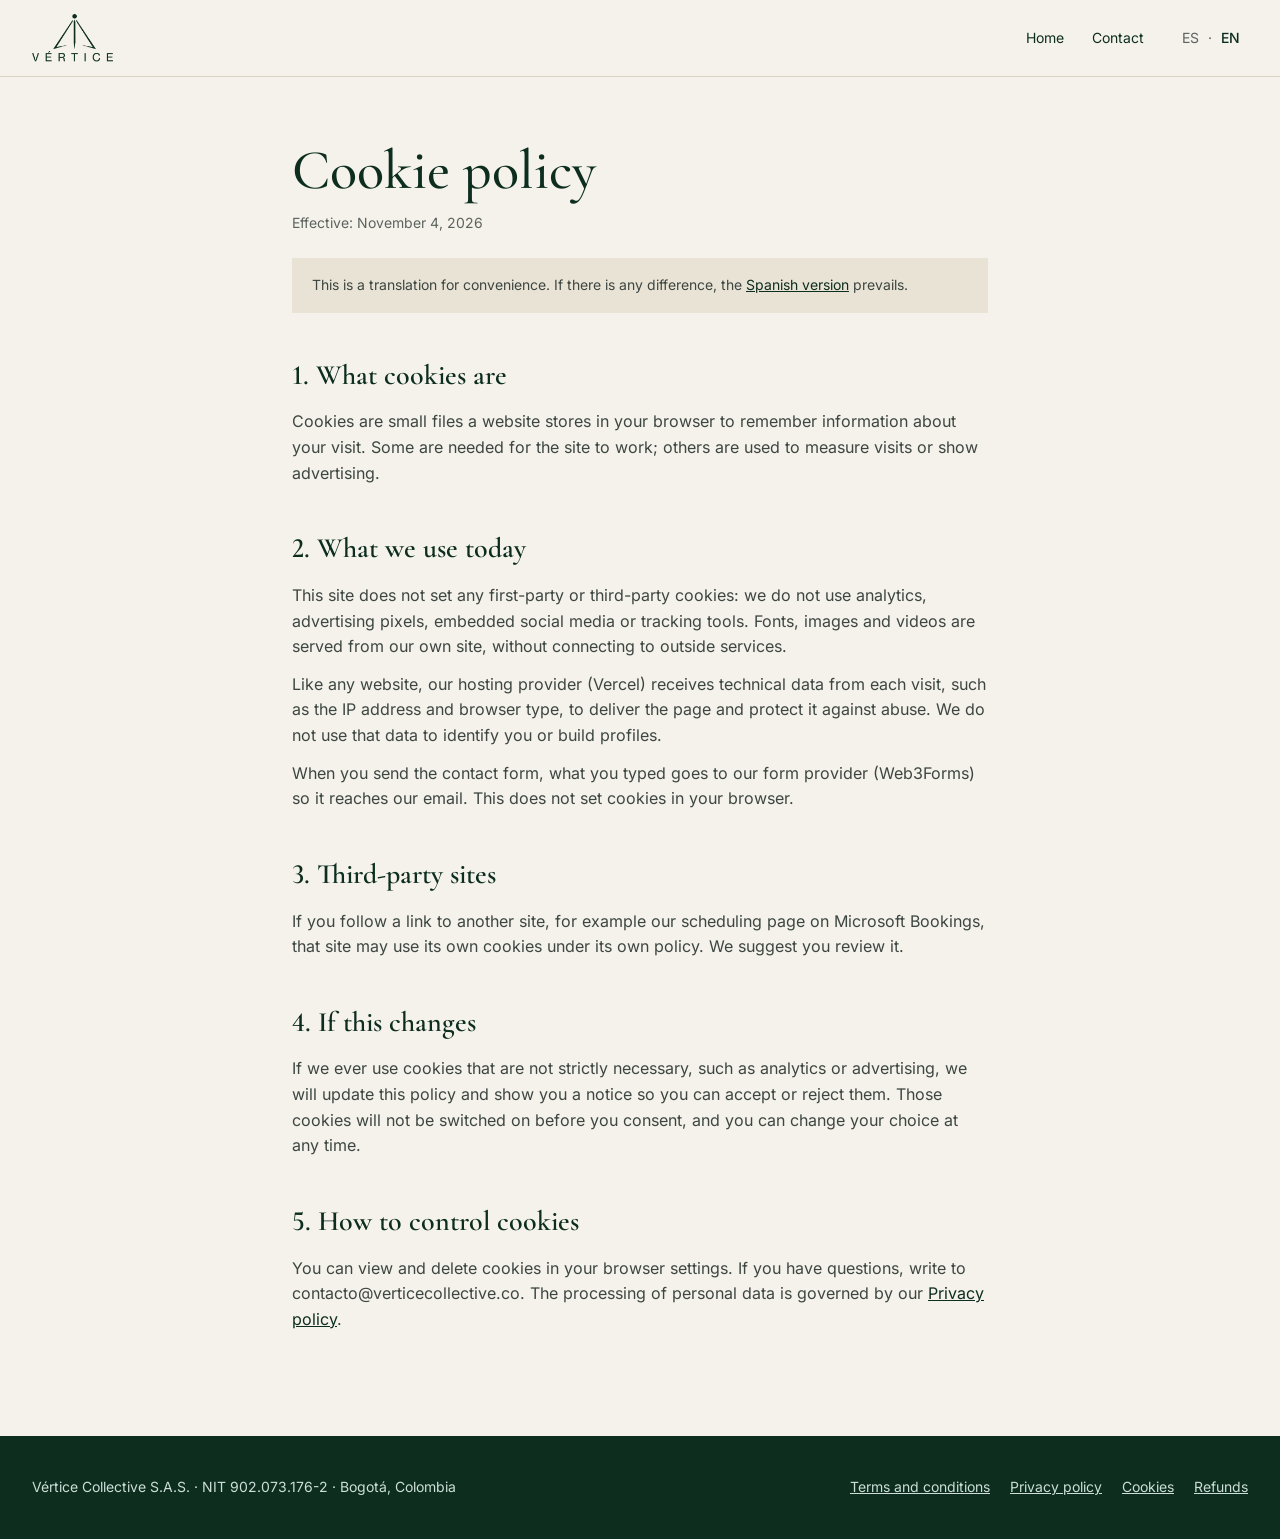
<file: en/cookies.html>
<!doctype html>
<html lang="en">
<head>
<meta charset="utf-8">
<meta name="viewport" content="width=device-width, initial-scale=1">
<title>Cookie policy | Vértice Collective</title>
<meta name="description" content="Which cookies and similar technologies verticecollective.co uses, and how we will ask for your permission if that changes.">
<link rel="canonical" href="https://www.verticecollective.co/en/cookies">
<link rel="alternate" hreflang="es" href="https://www.verticecollective.co/cookies">
<link rel="alternate" hreflang="en" href="https://www.verticecollective.co/en/cookies">
<link rel="alternate" hreflang="x-default" href="https://www.verticecollective.co/cookies">
<link rel="icon" type="image/png" sizes="32x32" href="/assets/favicon-32.png">
<link rel="stylesheet" href="/assets/css/site.css?v=7">
</head>
<body>
<a class="saltar" href="#contenido">Skip to content</a>
<header class="encabezado">
  <div class="contenedor">
    <a class="marca" href="/en/"><img src="/assets/img/logo-vertice-selva-sinlema.png" alt="Vértice Collective" width="600" height="356"></a>
    <nav class="nav" aria-label="Main"><a href="/en/">Home</a><a href="/en/#contacto">Contact</a><span class="idioma"><a href="/cookies" lang="es" hreflang="es">ES</a> · <a href="/en/cookies" aria-current="page" lang="en">EN</a></span></nav>
  </div>
</header>
<main id="contenido" class="legal">
<h1>Cookie policy</h1>
<p class="vigencia">Effective: November 4, 2026</p>
<p class="nota-legal">This is a translation for convenience. If there is any difference, the <a href="/cookies" hreflang="es" lang="es">Spanish version</a> prevails.</p>
<h2>1. What cookies are</h2>
<p>Cookies are small files a website stores in your browser to remember information about your visit. Some are needed for the site to work; others are used to measure visits or show advertising.</p>

<h2>2. What we use today</h2>
<p>This site does not set any first-party or third-party cookies: we do not use analytics, advertising pixels, embedded social media or tracking tools. Fonts, images and videos are served from our own site, without connecting to outside services.</p>
<p>Like any website, our hosting provider (Vercel) receives technical data from each visit, such as the IP address and browser type, to deliver the page and protect it against abuse. We do not use that data to identify you or build profiles.</p>
<p>When you send the contact form, what you typed goes to our form provider (Web3Forms) so it reaches our email. This does not set cookies in your browser.</p>

<h2>3. Third-party sites</h2>
<p>If you follow a link to another site, for example our scheduling page on Microsoft Bookings, that site may use its own cookies under its own policy. We suggest you review it.</p>

<h2>4. If this changes</h2>
<p>If we ever use cookies that are not strictly necessary, such as analytics or advertising, we will update this policy and show you a notice so you can accept or reject them. Those cookies will not be switched on before you consent, and you can change your choice at any time.</p>

<h2>5. How to control cookies</h2>
<p>You can view and delete cookies in your browser settings. If you have questions, write to contacto@verticecollective.co. The processing of personal data is governed by our <a href="/en/privacy">Privacy policy</a>.</p>
</main>
<footer class="pie">
  <div class="contenedor">
    <span>Vértice Collective S.A.S. · NIT 902.073.176-2 · Bogotá, Colombia</span>
    <nav aria-label="Legal"><a href="/en/terms">Terms and conditions</a><a href="/en/privacy">Privacy policy</a><a href="/en/cookies">Cookies</a><a href="/en/refunds">Refunds</a></nav>
  </div>
</footer>
</body>
</html>
</file>
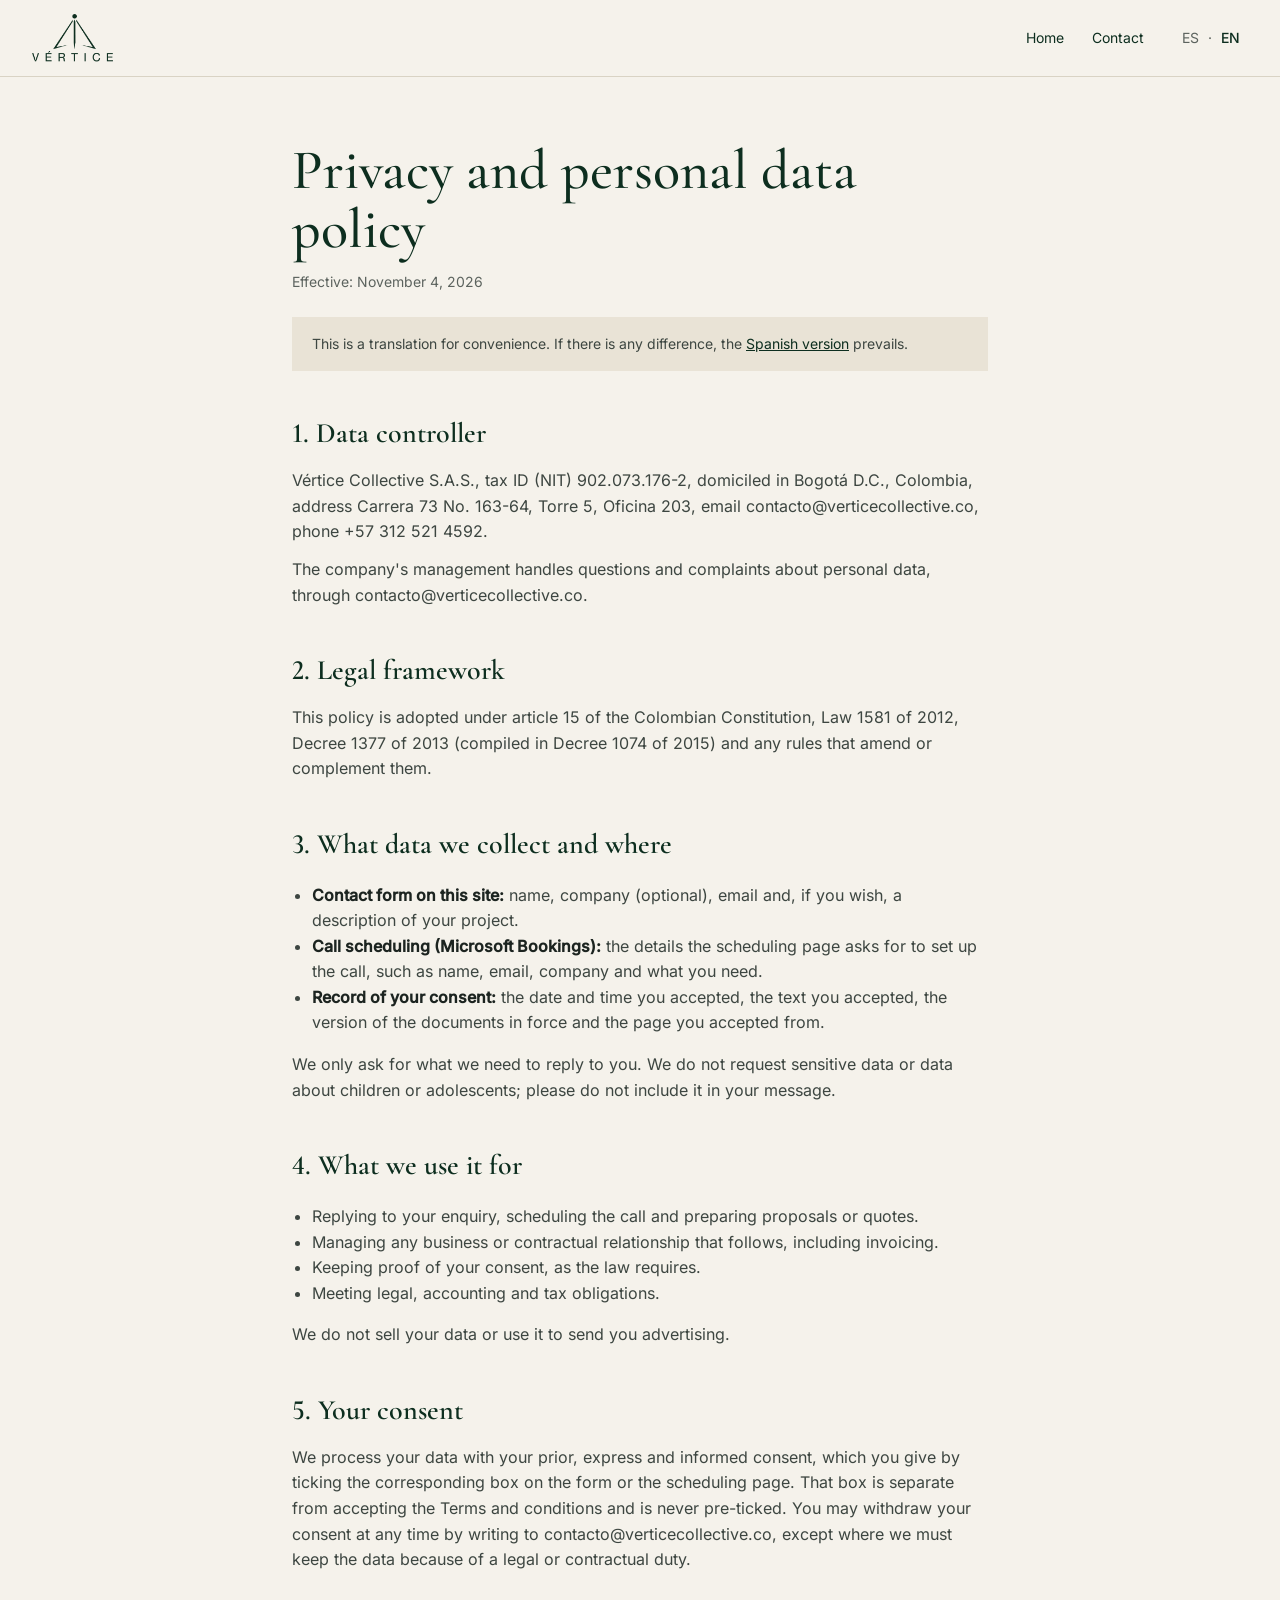
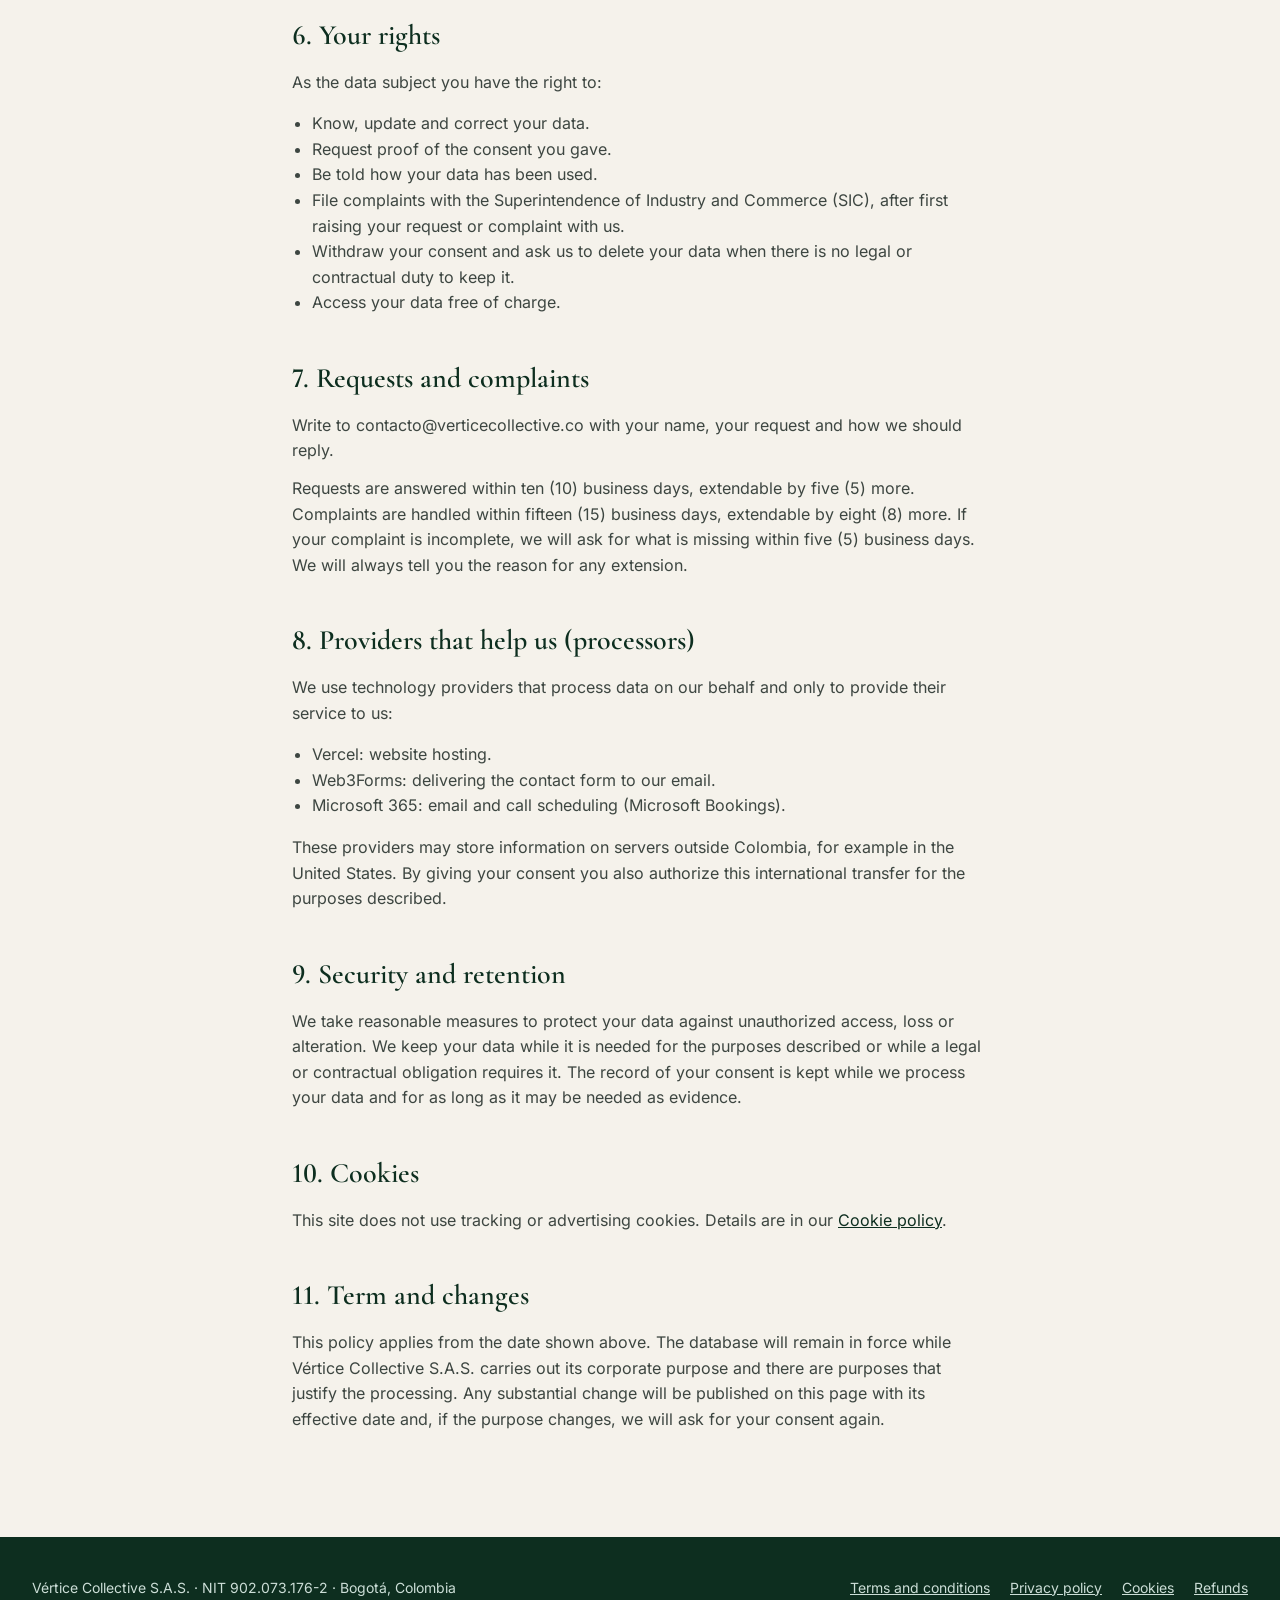
<file: en/privacy.html>
<!doctype html>
<html lang="en">
<head>
<meta charset="utf-8">
<meta name="viewport" content="width=device-width, initial-scale=1">
<title>Privacy and personal data policy | Vértice Collective</title>
<meta name="description" content="How Vértice Collective S.A.S. handles the personal data it receives through its website and online scheduling page, under Colombian Law 1581 of 2012.">
<link rel="canonical" href="https://www.verticecollective.co/en/privacy">
<link rel="alternate" hreflang="es" href="https://www.verticecollective.co/politica-de-datos">
<link rel="alternate" hreflang="en" href="https://www.verticecollective.co/en/privacy">
<link rel="alternate" hreflang="x-default" href="https://www.verticecollective.co/politica-de-datos">
<link rel="icon" type="image/png" sizes="32x32" href="/assets/favicon-32.png">
<link rel="stylesheet" href="/assets/css/site.css?v=7">
</head>
<body>
<a class="saltar" href="#contenido">Skip to content</a>
<header class="encabezado">
  <div class="contenedor">
    <a class="marca" href="/en/"><img src="/assets/img/logo-vertice-selva-sinlema.png" alt="Vértice Collective" width="600" height="356"></a>
    <nav class="nav" aria-label="Main"><a href="/en/">Home</a><a href="/en/#contacto">Contact</a><span class="idioma"><a href="/politica-de-datos" lang="es" hreflang="es">ES</a> · <a href="/en/privacy" aria-current="page" lang="en">EN</a></span></nav>
  </div>
</header>
<main id="contenido" class="legal">
<h1>Privacy and personal data policy</h1>
<p class="vigencia">Effective: November 4, 2026</p>
<p class="nota-legal">This is a translation for convenience. If there is any difference, the <a href="/politica-de-datos" hreflang="es" lang="es">Spanish version</a> prevails.</p>
<h2>1. Data controller</h2>
<p>Vértice Collective S.A.S., tax ID (NIT) 902.073.176-2, domiciled in Bogotá D.C., Colombia, address Carrera 73 No. 163-64, Torre 5, Oficina 203, email contacto@verticecollective.co, phone +57 312 521 4592.</p>
<p>The company's management handles questions and complaints about personal data, through contacto@verticecollective.co.</p>

<h2>2. Legal framework</h2>
<p>This policy is adopted under article 15 of the Colombian Constitution, Law 1581 of 2012, Decree 1377 of 2013 (compiled in Decree 1074 of 2015) and any rules that amend or complement them.</p>

<h2>3. What data we collect and where</h2>
<ul>
<li><strong>Contact form on this site:</strong> name, company (optional), email and, if you wish, a description of your project.</li>
<li><strong>Call scheduling (Microsoft Bookings):</strong> the details the scheduling page asks for to set up the call, such as name, email, company and what you need.</li>
<li><strong>Record of your consent:</strong> the date and time you accepted, the text you accepted, the version of the documents in force and the page you accepted from.</li>
</ul>
<p>We only ask for what we need to reply to you. We do not request sensitive data or data about children or adolescents; please do not include it in your message.</p>

<h2>4. What we use it for</h2>
<ul>
<li>Replying to your enquiry, scheduling the call and preparing proposals or quotes.</li>
<li>Managing any business or contractual relationship that follows, including invoicing.</li>
<li>Keeping proof of your consent, as the law requires.</li>
<li>Meeting legal, accounting and tax obligations.</li>
</ul>
<p>We do not sell your data or use it to send you advertising.</p>

<h2>5. Your consent</h2>
<p>We process your data with your prior, express and informed consent, which you give by ticking the corresponding box on the form or the scheduling page. That box is separate from accepting the Terms and conditions and is never pre-ticked. You may withdraw your consent at any time by writing to contacto@verticecollective.co, except where we must keep the data because of a legal or contractual duty.</p>

<h2>6. Your rights</h2>
<p>As the data subject you have the right to:</p>
<ul>
<li>Know, update and correct your data.</li>
<li>Request proof of the consent you gave.</li>
<li>Be told how your data has been used.</li>
<li>File complaints with the Superintendence of Industry and Commerce (SIC), after first raising your request or complaint with us.</li>
<li>Withdraw your consent and ask us to delete your data when there is no legal or contractual duty to keep it.</li>
<li>Access your data free of charge.</li>
</ul>

<h2>7. Requests and complaints</h2>
<p>Write to contacto@verticecollective.co with your name, your request and how we should reply.</p>
<p>Requests are answered within ten (10) business days, extendable by five (5) more. Complaints are handled within fifteen (15) business days, extendable by eight (8) more. If your complaint is incomplete, we will ask for what is missing within five (5) business days. We will always tell you the reason for any extension.</p>

<h2>8. Providers that help us (processors)</h2>
<p>We use technology providers that process data on our behalf and only to provide their service to us:</p>
<ul>
<li>Vercel: website hosting.</li>
<li>Web3Forms: delivering the contact form to our email.</li>
<li>Microsoft 365: email and call scheduling (Microsoft Bookings).</li>
</ul>
<p>These providers may store information on servers outside Colombia, for example in the United States. By giving your consent you also authorize this international transfer for the purposes described.</p>

<h2>9. Security and retention</h2>
<p>We take reasonable measures to protect your data against unauthorized access, loss or alteration. We keep your data while it is needed for the purposes described or while a legal or contractual obligation requires it. The record of your consent is kept while we process your data and for as long as it may be needed as evidence.</p>

<h2>10. Cookies</h2>
<p>This site does not use tracking or advertising cookies. Details are in our <a href="/en/cookies">Cookie policy</a>.</p>

<h2>11. Term and changes</h2>
<p>This policy applies from the date shown above. The database will remain in force while Vértice Collective S.A.S. carries out its corporate purpose and there are purposes that justify the processing. Any substantial change will be published on this page with its effective date and, if the purpose changes, we will ask for your consent again.</p>
</main>
<footer class="pie">
  <div class="contenedor">
    <span>Vértice Collective S.A.S. · NIT 902.073.176-2 · Bogotá, Colombia</span>
    <nav aria-label="Legal"><a href="/en/terms">Terms and conditions</a><a href="/en/privacy">Privacy policy</a><a href="/en/cookies">Cookies</a><a href="/en/refunds">Refunds</a></nav>
  </div>
</footer>
</body>
</html>
</file>
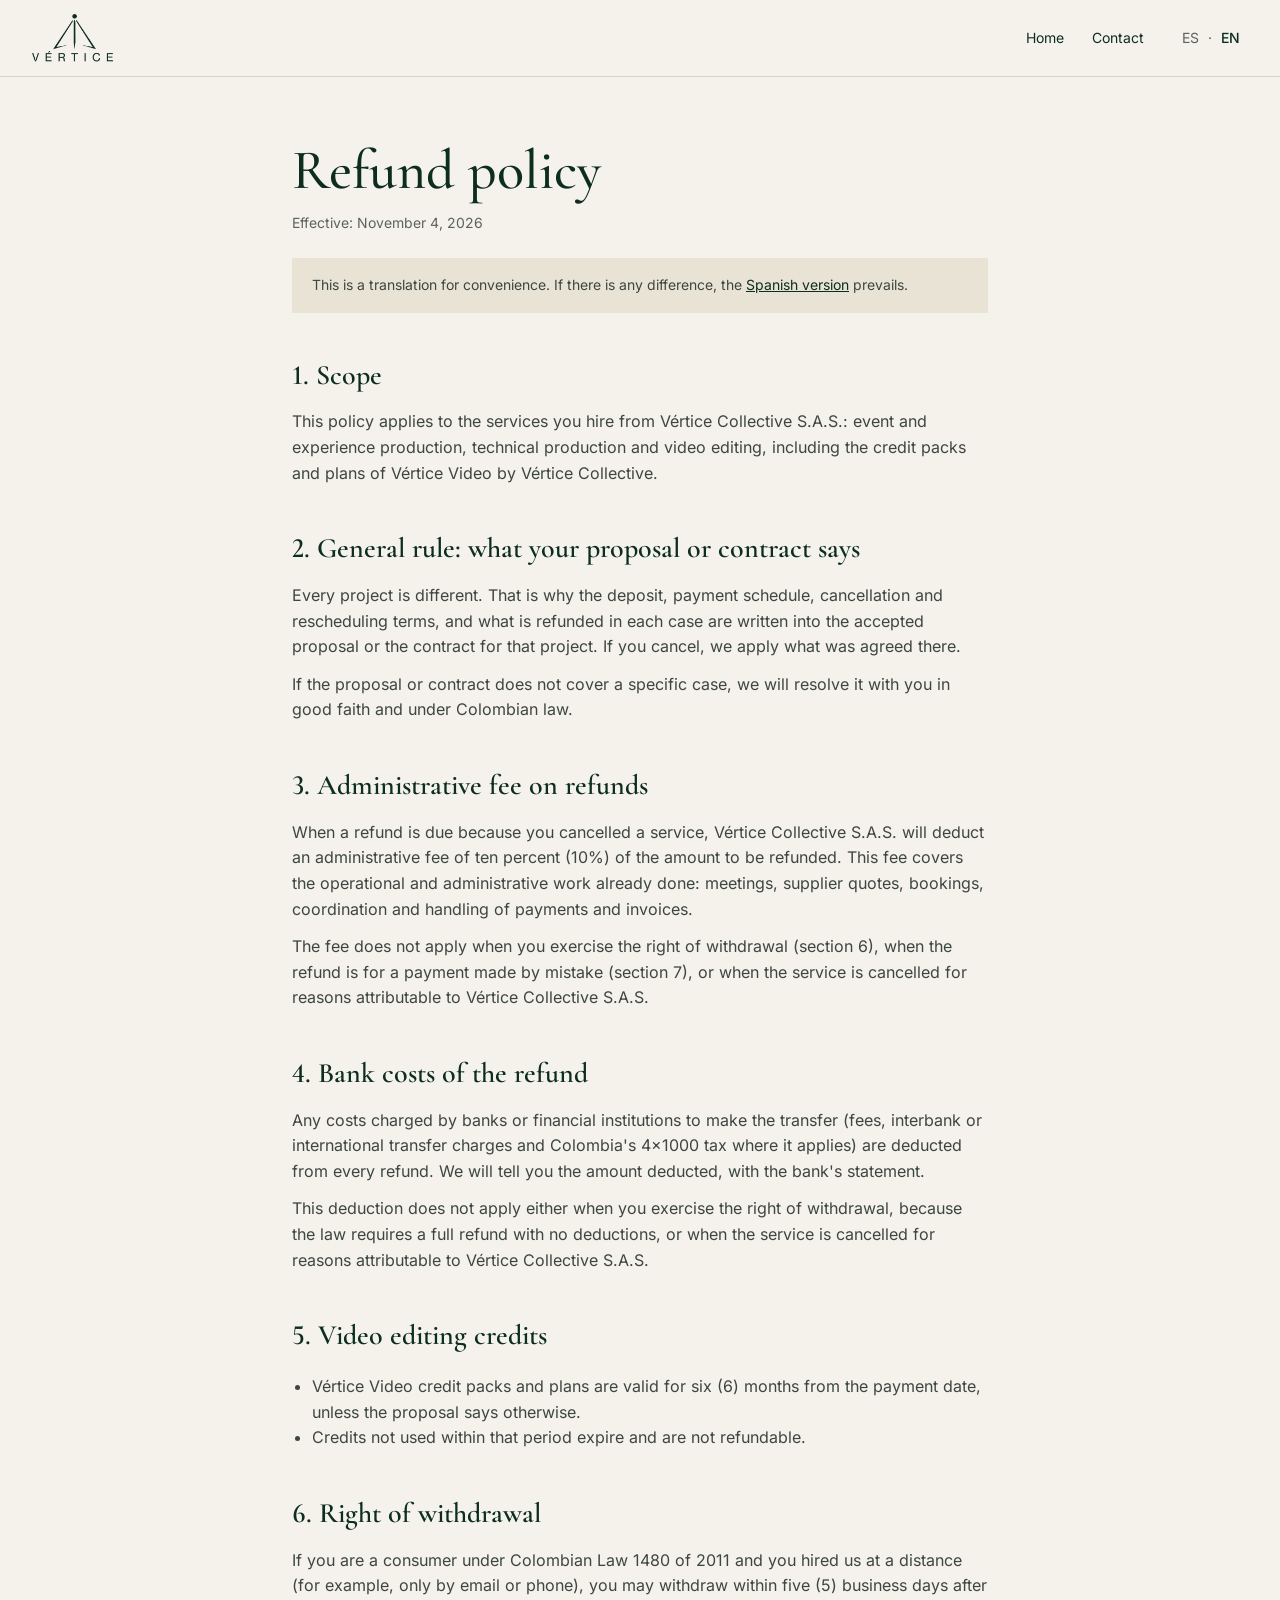
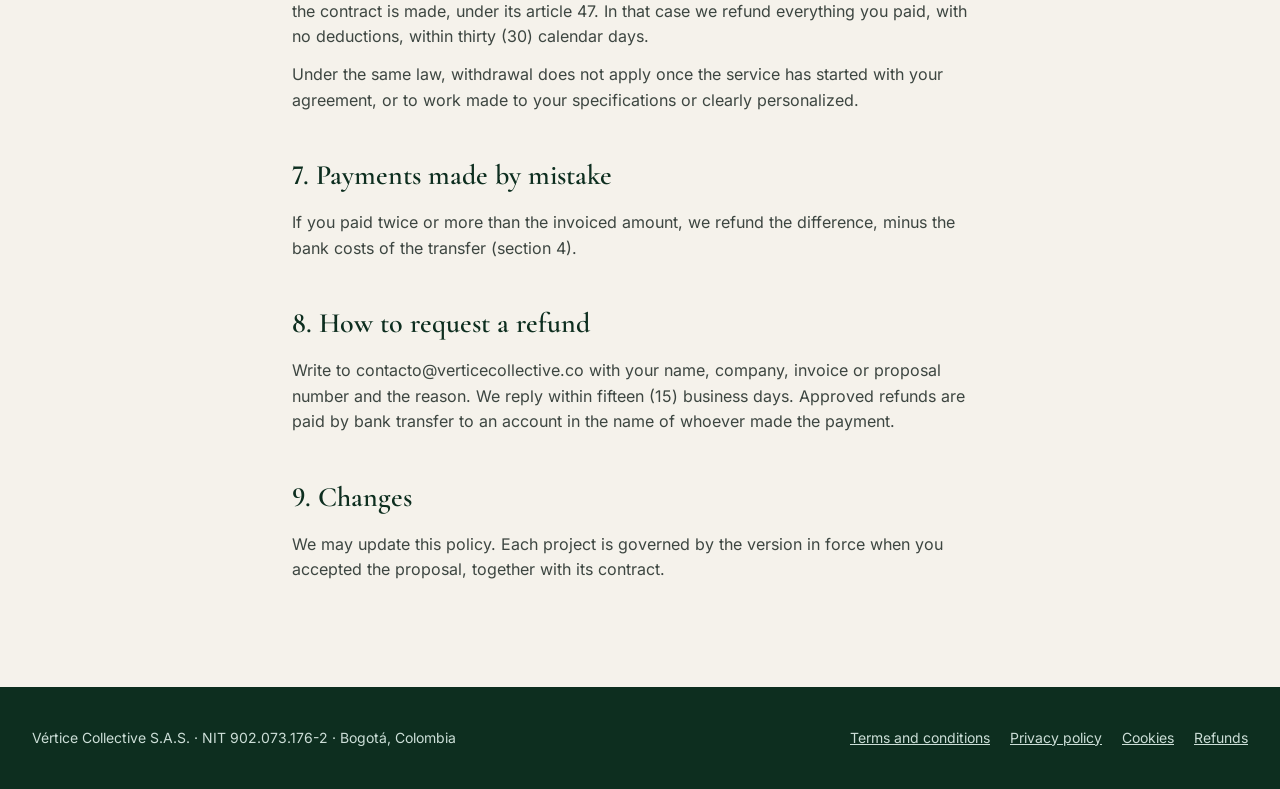
<file: en/refunds.html>
<!doctype html>
<html lang="en">
<head>
<meta charset="utf-8">
<meta name="viewport" content="width=device-width, initial-scale=1">
<title>Refund policy | Vértice Collective</title>
<meta name="description" content="Cancellation, refund and withdrawal rules for the services of Vértice Collective S.A.S.">
<link rel="canonical" href="https://www.verticecollective.co/en/refunds">
<link rel="alternate" hreflang="es" href="https://www.verticecollective.co/reembolsos">
<link rel="alternate" hreflang="en" href="https://www.verticecollective.co/en/refunds">
<link rel="alternate" hreflang="x-default" href="https://www.verticecollective.co/reembolsos">
<link rel="icon" type="image/png" sizes="32x32" href="/assets/favicon-32.png">
<link rel="stylesheet" href="/assets/css/site.css?v=7">
</head>
<body>
<a class="saltar" href="#contenido">Skip to content</a>
<header class="encabezado">
  <div class="contenedor">
    <a class="marca" href="/en/"><img src="/assets/img/logo-vertice-selva-sinlema.png" alt="Vértice Collective" width="600" height="356"></a>
    <nav class="nav" aria-label="Main"><a href="/en/">Home</a><a href="/en/#contacto">Contact</a><span class="idioma"><a href="/reembolsos" lang="es" hreflang="es">ES</a> · <a href="/en/refunds" aria-current="page" lang="en">EN</a></span></nav>
  </div>
</header>
<main id="contenido" class="legal">
<h1>Refund policy</h1>
<p class="vigencia">Effective: November 4, 2026</p>
<p class="nota-legal">This is a translation for convenience. If there is any difference, the <a href="/reembolsos" hreflang="es" lang="es">Spanish version</a> prevails.</p>
<h2>1. Scope</h2>
<p>This policy applies to the services you hire from Vértice Collective S.A.S.: event and experience production, technical production and video editing, including the credit packs and plans of Vértice Video by Vértice Collective.</p>

<h2>2. General rule: what your proposal or contract says</h2>
<p>Every project is different. That is why the deposit, payment schedule, cancellation and rescheduling terms, and what is refunded in each case are written into the accepted proposal or the contract for that project. If you cancel, we apply what was agreed there.</p>
<p>If the proposal or contract does not cover a specific case, we will resolve it with you in good faith and under Colombian law.</p>

<h2>3. Administrative fee on refunds</h2>
<p>When a refund is due because you cancelled a service, Vértice Collective S.A.S. will deduct an administrative fee of ten percent (10%) of the amount to be refunded. This fee covers the operational and administrative work already done: meetings, supplier quotes, bookings, coordination and handling of payments and invoices.</p>
<p>The fee does not apply when you exercise the right of withdrawal (section 6), when the refund is for a payment made by mistake (section 7), or when the service is cancelled for reasons attributable to Vértice Collective S.A.S.</p>

<h2>4. Bank costs of the refund</h2>
<p>Any costs charged by banks or financial institutions to make the transfer (fees, interbank or international transfer charges and Colombia's 4x1000 tax where it applies) are deducted from every refund. We will tell you the amount deducted, with the bank's statement.</p>
<p>This deduction does not apply either when you exercise the right of withdrawal, because the law requires a full refund with no deductions, or when the service is cancelled for reasons attributable to Vértice Collective S.A.S.</p>

<h2>5. Video editing credits</h2>
<ul>
<li>Vértice Video credit packs and plans are valid for six (6) months from the payment date, unless the proposal says otherwise.</li>
<li>Credits not used within that period expire and are not refundable.</li>
</ul>

<h2>6. Right of withdrawal</h2>
<p>If you are a consumer under Colombian Law 1480 of 2011 and you hired us at a distance (for example, only by email or phone), you may withdraw within five (5) business days after the contract is made, under its article 47. In that case we refund everything you paid, with no deductions, within thirty (30) calendar days.</p>
<p>Under the same law, withdrawal does not apply once the service has started with your agreement, or to work made to your specifications or clearly personalized.</p>

<h2>7. Payments made by mistake</h2>
<p>If you paid twice or more than the invoiced amount, we refund the difference, minus the bank costs of the transfer (section 4).</p>

<h2>8. How to request a refund</h2>
<p>Write to contacto@verticecollective.co with your name, company, invoice or proposal number and the reason. We reply within fifteen (15) business days. Approved refunds are paid by bank transfer to an account in the name of whoever made the payment.</p>

<h2>9. Changes</h2>
<p>We may update this policy. Each project is governed by the version in force when you accepted the proposal, together with its contract.</p>
</main>
<footer class="pie">
  <div class="contenedor">
    <span>Vértice Collective S.A.S. · NIT 902.073.176-2 · Bogotá, Colombia</span>
    <nav aria-label="Legal"><a href="/en/terms">Terms and conditions</a><a href="/en/privacy">Privacy policy</a><a href="/en/cookies">Cookies</a><a href="/en/refunds">Refunds</a></nav>
  </div>
</footer>
</body>
</html>
</file>
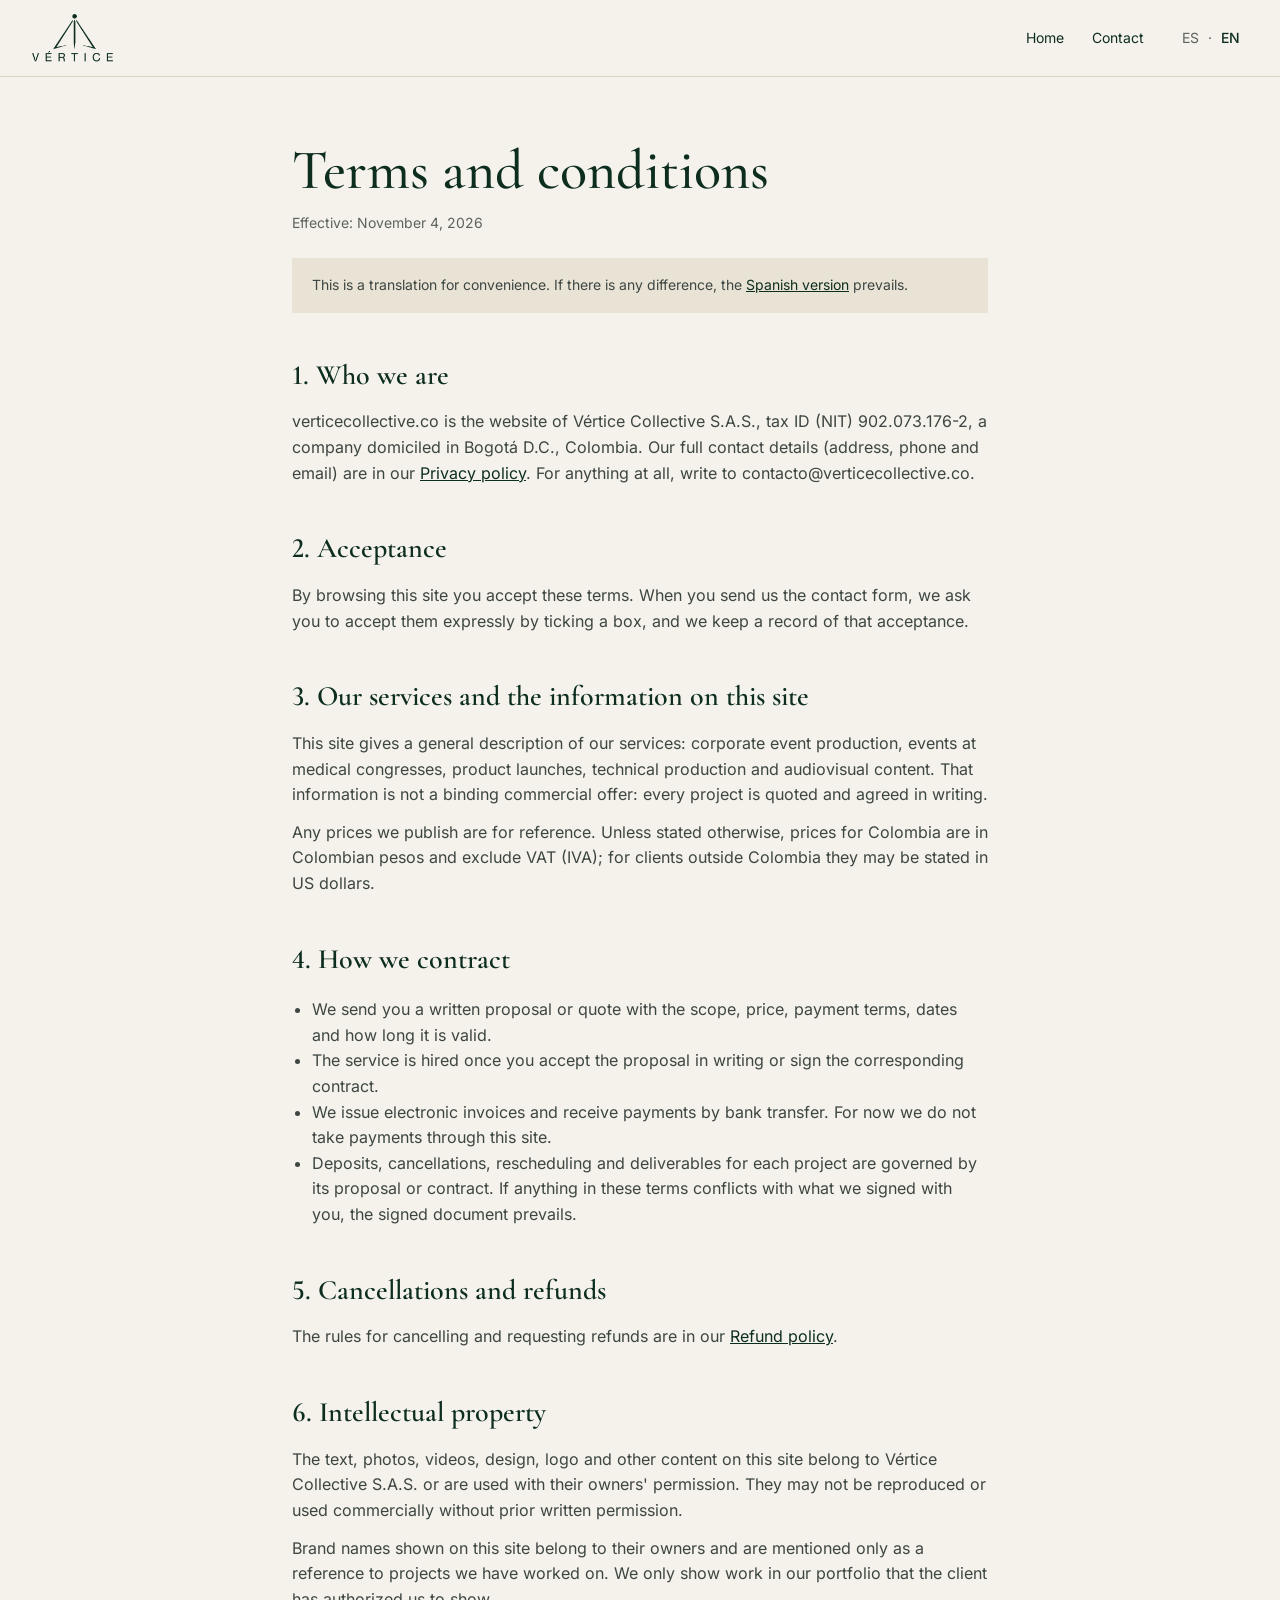
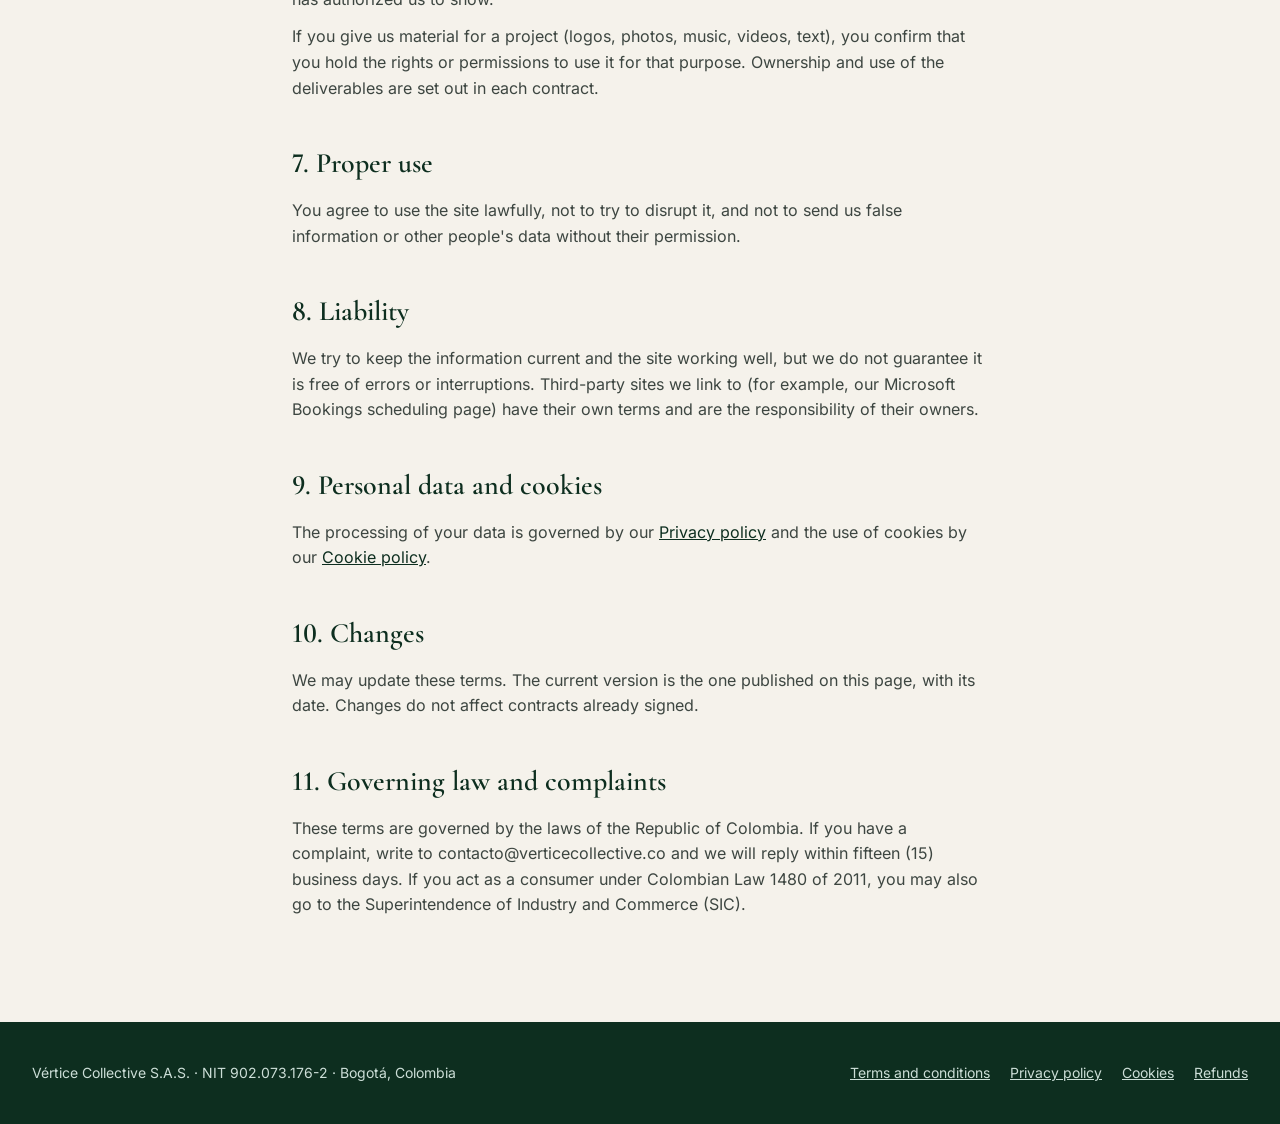
<file: en/terms.html>
<!doctype html>
<html lang="en">
<head>
<meta charset="utf-8">
<meta name="viewport" content="width=device-width, initial-scale=1">
<title>Terms and conditions | Vértice Collective</title>
<meta name="description" content="Terms of use of verticecollective.co and general rules for hiring the services of Vértice Collective S.A.S.">
<link rel="canonical" href="https://www.verticecollective.co/en/terms">
<link rel="alternate" hreflang="es" href="https://www.verticecollective.co/terminos">
<link rel="alternate" hreflang="en" href="https://www.verticecollective.co/en/terms">
<link rel="alternate" hreflang="x-default" href="https://www.verticecollective.co/terminos">
<link rel="icon" type="image/png" sizes="32x32" href="/assets/favicon-32.png">
<link rel="stylesheet" href="/assets/css/site.css?v=7">
</head>
<body>
<a class="saltar" href="#contenido">Skip to content</a>
<header class="encabezado">
  <div class="contenedor">
    <a class="marca" href="/en/"><img src="/assets/img/logo-vertice-selva-sinlema.png" alt="Vértice Collective" width="600" height="356"></a>
    <nav class="nav" aria-label="Main"><a href="/en/">Home</a><a href="/en/#contacto">Contact</a><span class="idioma"><a href="/terminos" lang="es" hreflang="es">ES</a> · <a href="/en/terms" aria-current="page" lang="en">EN</a></span></nav>
  </div>
</header>
<main id="contenido" class="legal">
<h1>Terms and conditions</h1>
<p class="vigencia">Effective: November 4, 2026</p>
<p class="nota-legal">This is a translation for convenience. If there is any difference, the <a href="/terminos" hreflang="es" lang="es">Spanish version</a> prevails.</p>
<h2>1. Who we are</h2>
<p>verticecollective.co is the website of Vértice Collective S.A.S., tax ID (NIT) 902.073.176-2, a company domiciled in Bogotá D.C., Colombia. Our full contact details (address, phone and email) are in our <a href="/en/privacy">Privacy policy</a>. For anything at all, write to contacto@verticecollective.co.</p>

<h2>2. Acceptance</h2>
<p>By browsing this site you accept these terms. When you send us the contact form, we ask you to accept them expressly by ticking a box, and we keep a record of that acceptance.</p>

<h2>3. Our services and the information on this site</h2>
<p>This site gives a general description of our services: corporate event production, events at medical congresses, product launches, technical production and audiovisual content. That information is not a binding commercial offer: every project is quoted and agreed in writing.</p>
<p>Any prices we publish are for reference. Unless stated otherwise, prices for Colombia are in Colombian pesos and exclude VAT (IVA); for clients outside Colombia they may be stated in US dollars.</p>

<h2>4. How we contract</h2>
<ul>
<li>We send you a written proposal or quote with the scope, price, payment terms, dates and how long it is valid.</li>
<li>The service is hired once you accept the proposal in writing or sign the corresponding contract.</li>
<li>We issue electronic invoices and receive payments by bank transfer. For now we do not take payments through this site.</li>
<li>Deposits, cancellations, rescheduling and deliverables for each project are governed by its proposal or contract. If anything in these terms conflicts with what we signed with you, the signed document prevails.</li>
</ul>

<h2>5. Cancellations and refunds</h2>
<p>The rules for cancelling and requesting refunds are in our <a href="/en/refunds">Refund policy</a>.</p>

<h2>6. Intellectual property</h2>
<p>The text, photos, videos, design, logo and other content on this site belong to Vértice Collective S.A.S. or are used with their owners' permission. They may not be reproduced or used commercially without prior written permission.</p>
<p>Brand names shown on this site belong to their owners and are mentioned only as a reference to projects we have worked on. We only show work in our portfolio that the client has authorized us to show.</p>
<p>If you give us material for a project (logos, photos, music, videos, text), you confirm that you hold the rights or permissions to use it for that purpose. Ownership and use of the deliverables are set out in each contract.</p>

<h2>7. Proper use</h2>
<p>You agree to use the site lawfully, not to try to disrupt it, and not to send us false information or other people's data without their permission.</p>

<h2>8. Liability</h2>
<p>We try to keep the information current and the site working well, but we do not guarantee it is free of errors or interruptions. Third-party sites we link to (for example, our Microsoft Bookings scheduling page) have their own terms and are the responsibility of their owners.</p>

<h2>9. Personal data and cookies</h2>
<p>The processing of your data is governed by our <a href="/en/privacy">Privacy policy</a> and the use of cookies by our <a href="/en/cookies">Cookie policy</a>.</p>

<h2>10. Changes</h2>
<p>We may update these terms. The current version is the one published on this page, with its date. Changes do not affect contracts already signed.</p>

<h2>11. Governing law and complaints</h2>
<p>These terms are governed by the laws of the Republic of Colombia. If you have a complaint, write to contacto@verticecollective.co and we will reply within fifteen (15) business days. If you act as a consumer under Colombian Law 1480 of 2011, you may also go to the Superintendence of Industry and Commerce (SIC).</p>
</main>
<footer class="pie">
  <div class="contenedor">
    <span>Vértice Collective S.A.S. · NIT 902.073.176-2 · Bogotá, Colombia</span>
    <nav aria-label="Legal"><a href="/en/terms">Terms and conditions</a><a href="/en/privacy">Privacy policy</a><a href="/en/cookies">Cookies</a><a href="/en/refunds">Refunds</a></nav>
  </div>
</footer>
</body>
</html>
</file>
<file: assets/css/site.css>
@font-face{font-family:"Cormorant Garamond";font-style:normal;font-weight:500;font-display:swap;src:url("../fonts/cormorant-garamond-latin-500-normal.woff2") format("woff2")}
@font-face{font-family:"Cormorant Garamond";font-style:normal;font-weight:600;font-display:swap;src:url("../fonts/cormorant-garamond-latin-600-normal.woff2") format("woff2")}
@font-face{font-family:"Inter";font-style:normal;font-weight:400;font-display:swap;src:url("../fonts/inter-latin-400-normal.woff2") format("woff2")}
@font-face{font-family:"Inter";font-style:normal;font-weight:500;font-display:swap;src:url("../fonts/inter-latin-500-normal.woff2") format("woff2")}

:root{
  --selva:#0D2E1F;--esmeralda:#1B6B45;--dorado:#A8893A;--dorado-claro:#C9A84C;
  --marfil:#F5F2EB;--arena:#E9E3D6;--linea:#D9D3C4;--borde:#B9B2A2;
  --texto:#1C2420;--texto-2:#3D4641;--texto-3:#5C635E;--gris-claro:#CCDED7;
  --serif:"Cormorant Garamond",Georgia,"Times New Roman",serif;
  --sans:"Inter",system-ui,-apple-system,"Segoe UI",Roboto,sans-serif;
  --ancho:1280px;
}
*,*::before,*::after{box-sizing:border-box}
[hidden]{display:none!important}
html{scroll-behavior:smooth;scroll-padding-top:96px;-webkit-text-size-adjust:100%}
body{margin:0;background:var(--marfil);color:var(--texto);font-family:var(--sans);font-size:16px;line-height:1.6;text-rendering:optimizeLegibility}
img{max-width:100%;height:auto;display:block}
a{color:var(--selva)}a:hover{color:var(--esmeralda)}
:focus-visible{outline:2px solid var(--esmeralda);outline-offset:3px}
h1,h2,h3{font-variant-numeric:lining-nums;font-family:var(--serif);color:var(--selva);margin:0;font-weight:500}
p{margin:0}
.contenedor{max-width:var(--ancho);margin:0 auto;padding-left:32px;padding-right:32px}
.saltar{position:absolute;left:-9999px;top:0;background:var(--selva);color:var(--marfil);padding:10px 16px;z-index:10}
.saltar:focus{left:16px;top:16px}
.etiqueta{font-size:14px;letter-spacing:.14em;text-wrap:balance;text-transform:uppercase;color:var(--esmeralda)}

/* Encabezado */
.encabezado{border-bottom:1px solid var(--linea);position:sticky;top:0;z-index:50;background:var(--marfil)}
.encabezado .contenedor{display:flex;flex-wrap:wrap;align-items:center;justify-content:space-between;gap:16px 24px;padding-top:14px;padding-bottom:14px}
.marca img{height:48px;width:auto}
.nav{display:flex;flex-wrap:wrap;align-items:center;gap:8px 28px;font-size:14px}
.nav a{text-decoration:none;padding:10px 0}
.idioma{font-size:14px;color:var(--texto-3);display:inline-flex;align-items:center}
.idioma a{color:var(--texto-3);display:inline-flex;align-items:center;justify-content:center;min-width:36px;min-height:44px;padding:0 4px}
.idioma [aria-current]{color:var(--selva);font-weight:500;text-decoration:none}

.nav-cta{border:1px solid var(--selva);padding:10px 18px!important;min-height:44px;display:inline-flex;align-items:center}
.nav-cta:hover{background:var(--selva);color:var(--marfil)}
.menu-boton{display:none;font:inherit;font-size:15px;font-weight:500;color:var(--selva);background:transparent;border:1px solid var(--selva);min-height:44px;padding:0 16px;cursor:pointer}
@media (max-width:860px){
  html{scroll-padding-top:76px}
  .encabezado .contenedor{flex-wrap:nowrap;padding-top:10px;padding-bottom:10px}
  .marca img{height:40px}
  .menu-listo .menu-boton{display:inline-flex;align-items:center;margin-left:auto}
  .menu-listo .nav{display:none;position:absolute;left:0;right:0;top:100%;background:var(--marfil);border-bottom:1px solid var(--linea);flex-direction:column;align-items:stretch;gap:0;padding:8px 20px 20px;font-size:17px}
  .menu-listo.abierto .nav{display:flex}
  .menu-listo .nav a{padding:12px 0;min-height:48px;display:flex;align-items:center;border-bottom:1px solid var(--linea)}
  .menu-listo .nav .nav-cta{margin-top:16px;justify-content:center;border-bottom:1px solid var(--selva)}
  .menu-listo .nav .idioma{margin-top:8px}
  .menu-listo .nav .idioma a{border-bottom:0;padding:0 8px}
  .encabezado:not(.menu-listo) .contenedor{flex-wrap:wrap}
}

/* Portada */
.portada{display:grid;grid-template-columns:repeat(auto-fit,minmax(min(100%,460px),1fr));gap:56px;align-items:end;padding-top:72px;padding-bottom:88px}
.portada-texto{display:flex;flex-direction:column;gap:28px}
.portada h1{font-size:clamp(46px,7vw,96px);line-height:.98}
.portada .bajada{font-size:19px;max-width:34ch;color:var(--texto-2)}
.acciones{display:flex;flex-wrap:wrap;gap:16px 24px;align-items:center}
.boton{display:inline-flex;align-items:center;justify-content:center;min-height:48px;padding:0 28px;background:var(--selva);color:var(--marfil);text-decoration:none;font-weight:500;font-size:15px;border:0;cursor:pointer;font-family:var(--sans)}
.boton:hover{background:var(--esmeralda);color:var(--marfil)}
.portada figure{margin:0}
.portada figure img{width:100%;aspect-ratio:4/3.4;object-fit:cover}
figcaption{margin-top:10px;font-size:14px;color:var(--texto-3)}

/* Cifras */
.cifras{border-top:1px solid var(--linea);border-bottom:1px solid var(--linea)}
.cifras dl{margin:0 auto;display:grid;grid-template-columns:repeat(auto-fit,minmax(180px,1fr));gap:32px;padding-top:40px;padding-bottom:40px}
.cifras dt{font-variant-numeric:lining-nums;font-family:var(--serif);font-size:56px;line-height:1;color:var(--selva)}
.cifras dd{margin:8px 0 0;font-size:14px;color:var(--texto-3)}

/* Servicios */
.seccion{padding-top:104px;padding-bottom:104px}
.seccion h2{font-size:clamp(36px,4.5vw,60px);line-height:1.05}
.servicios{display:flex;flex-direction:column;gap:48px}
.servicios ol{list-style:none;margin:0;padding:0}
.servicio{display:grid;grid-template-columns:72px minmax(0,1fr) minmax(0,1.3fr);gap:8px 24px;padding:28px 0;border-top:1px solid var(--linea);align-items:baseline}
.servicio:last-child{border-bottom:1px solid var(--linea)}
.servicio .num{font-variant-numeric:lining-nums;font-family:var(--serif);font-size:28px;color:var(--dorado)}
.servicio h3{font-weight:600;font-size:28px;line-height:1.15}
.servicio p{color:var(--texto-2)}

/* Proyectos */
.proyectos{background:var(--selva);color:var(--marfil)}
.proyectos h2,.proyectos h3{color:var(--marfil)}
.proyectos .contenedor{display:flex;flex-direction:column;gap:48px}
.proyectos .cabeza{display:flex;flex-wrap:wrap;justify-content:space-between;align-items:end;gap:24px}
.proyectos .cabeza p{max-width:40ch;color:var(--gris-claro)}
.tarjetas{display:grid;grid-template-columns:repeat(auto-fit,minmax(min(100%,340px),1fr));gap:32px}
.tarjeta{display:flex;flex-direction:column;gap:14px;margin:0}
.tarjeta img{width:100%;aspect-ratio:4/3;object-fit:cover}
.tarjeta figcaption{margin:0;display:flex;flex-direction:column;gap:8px;font-size:inherit;color:inherit}
.marcas h2{font-family:var(--sans);font-size:14px;font-weight:400;color:var(--esmeralda)}
.tarjeta .lugar{font-size:12px;letter-spacing:.16em;text-transform:uppercase;color:var(--dorado-claro)}
.tarjeta h3{font-weight:600;font-size:26px}
.proyectos .nota{font-size:15px;color:var(--gris-claro)}

/* Marcas */
.marcas{display:flex;flex-direction:column;gap:28px;padding-top:88px;padding-bottom:88px}
.marcas .lista{font-family:var(--serif);font-size:clamp(26px,3vw,38px);line-height:1.45;color:var(--selva)}

/* Cómo trabajamos */
.metodo{display:grid;grid-template-columns:repeat(auto-fit,minmax(min(100%,420px),1fr));gap:56px;align-items:center;padding-bottom:104px}
.metodo .fotos{display:grid;grid-template-columns:repeat(2,minmax(0,1fr));gap:14px;align-items:end}
.metodo .fotos img:first-child{aspect-ratio:3/4.4;object-fit:cover;width:100%}
.metodo .fotos img:last-child{aspect-ratio:3/3.4;object-fit:cover;width:100%}
.metodo .texto{display:flex;flex-direction:column;gap:20px}
.metodo h2{font-size:clamp(32px,3.3vw,46px);line-height:1.05}
@media (min-width:1100px){.metodo{grid-template-columns:minmax(0,.85fr) minmax(0,1.15fr)}.metodo h2{white-space:nowrap}}
.metodo .texto p{color:var(--texto-2);max-width:46ch}
.metodo .ciudades{font-size:14px;color:var(--texto-3)}

/* Contacto */
.contacto{background:var(--arena)}
.contacto .contenedor{display:grid;grid-template-columns:repeat(auto-fit,minmax(min(100%,420px),1fr));gap:56px;padding-top:96px;padding-bottom:96px}
.contacto .intro{display:flex;flex-direction:column;gap:18px}
.contacto .intro p{color:var(--texto-2);max-width:38ch}
form{display:flex;flex-direction:column;gap:18px}
.campo{display:flex;flex-direction:column;gap:6px;font-size:14px;color:var(--texto-2)}
.campo input,.campo textarea{font:inherit;font-size:16px;color:var(--texto);min-height:46px;padding:10px 14px;border:1px solid var(--borde);background:var(--marfil);border-radius:0}
.campo textarea{resize:vertical;min-height:96px}
.campo input:focus,.campo textarea:focus{border-color:var(--esmeralda);outline:none;box-shadow:0 0 0 3px rgba(27,107,69,.18)}
.autorizacion{display:flex;gap:10px;align-items:flex-start;font-size:14px;color:var(--texto-2)}
.autorizacion+.autorizacion{margin-top:-8px}
.autorizacion input{width:20px;height:20px;margin:2px 0 0;flex:none;accent-color:var(--selva)}
.trampa{position:absolute;left:-9999px;width:1px;height:1px;overflow:hidden}
.estado{font-size:14px;min-height:1.6em}
.error-campo{font-size:14px;color:#9B3A28;margin-top:-10px}
.campo input[aria-invalid="true"]{border-color:#9B3A28}
.pasos-titulo{font-family:var(--sans);font-size:14px;font-weight:500;letter-spacing:.14em;text-transform:uppercase;color:var(--esmeralda);margin-top:24px}
.pasos{list-style:none;counter-reset:paso;margin:0;padding:0;display:flex;flex-direction:column;gap:14px;max-width:40ch}
.pasos li{counter-increment:paso;display:grid;grid-template-columns:36px 1fr;gap:12px;color:var(--texto-2)}
.pasos li::before{content:counter(paso,decimal-leading-zero);font-family:var(--serif);font-size:22px;line-height:1.2;color:var(--dorado)}
.pasos strong{color:var(--selva);font-weight:500}
.contacto .directo{font-size:15px}
.estado.error{color:#9B3A28}
.estado.ok{color:var(--esmeralda)}
.gracias{display:flex;flex-direction:column;gap:12px;padding:32px;background:var(--marfil);border:1px solid var(--linea)}
.gracias h3{font-size:32px}

/* Pie */
.pie{background:var(--selva);color:var(--gris-claro);font-size:14px}
.pie .contenedor{display:flex;flex-wrap:wrap;justify-content:space-between;gap:16px;padding-top:40px;padding-bottom:40px}
.pie a{color:var(--gris-claro)}
.pie nav{display:flex;flex-wrap:wrap;gap:20px}

/* Páginas legales */
.legal{max-width:760px;margin:0 auto;padding:64px 32px 104px}
.legal h1{font-size:clamp(38px,5vw,56px);line-height:1.05;margin-bottom:12px}
.legal h2{font-size:28px;margin:40px 0 12px;font-weight:600}
.legal p,.legal li{color:var(--texto-2)}
.legal p+p{margin-top:12px}
.legal ul{padding-left:20px}
.legal .vigencia{font-size:14px;color:var(--texto-3)}
.legal .nota-legal{background:var(--arena);padding:16px 20px;font-size:14px;margin:24px 0 0}
.legal strong{color:var(--texto);font-weight:600}
.legal .aviso{background:var(--arena);padding:16px 20px;font-size:14px;margin:24px 0}

@media (max-width:640px){
  .contenedor{padding-left:20px;padding-right:20px}
  .marca img{height:44px}
  .portada{padding-top:40px;padding-bottom:56px;gap:36px}
  .seccion{padding-top:72px;padding-bottom:72px}
  .servicio{grid-template-columns:44px minmax(0,1fr)}
  .servicio p{grid-column:2}
  .servicio h3{font-size:24px}
  .cifras dt{font-size:44px}
  .legal{padding:40px 20px 72px}
}
@media (prefers-reduced-motion:reduce){html{scroll-behavior:auto}}

/* Carruseles de proyectos */
.carrusel{display:flex;flex-direction:column;gap:20px;padding-top:40px;border-top:1px solid rgba(204,222,215,.22)}
.carrusel-cabeza{display:flex;flex-wrap:wrap;justify-content:space-between;align-items:end;gap:16px 32px}
.carrusel-texto{display:flex;flex-direction:column;gap:6px;max-width:60ch}
.carrusel .lugar{font-size:14px;letter-spacing:.16em;text-transform:uppercase;color:var(--dorado-claro)}
.carrusel h3{font-weight:600;font-size:clamp(26px,3vw,34px);color:var(--marfil);line-height:1.15}
.carrusel .desc{color:var(--gris-claro);font-size:15px}
.controles{display:flex;align-items:center;gap:12px;color:var(--marfil)}
.ctrl{width:48px;height:48px;display:inline-flex;align-items:center;justify-content:center;border:1px solid rgba(245,242,235,.45);background:transparent;color:var(--marfil);cursor:pointer}
.ctrl:hover{background:var(--marfil);color:var(--selva)}
.ctrl:disabled{opacity:.35;cursor:default;background:transparent;color:var(--marfil)}
.contador{font-size:14px;min-width:52px;text-align:center;color:var(--gris-claro);font-variant-numeric:tabular-nums}
.pista{list-style:none;margin:0;padding:0 0 4px;display:flex;gap:16px;overflow-x:auto;scroll-snap-type:x mandatory;scroll-behavior:smooth;scrollbar-width:none;overscroll-behavior-x:contain}
.pista::-webkit-scrollbar{display:none}
.diapo{flex:none;scroll-snap-align:start}
.diapo figure{margin:0}
.diapo .media{height:420px;width:auto;max-width:none;display:block;object-fit:cover;background:#0A2417}
.diapo figcaption{margin-top:10px;font-size:14px;color:var(--gris-claro)}
@media (max-width:640px){.diapo .media{height:300px;max-width:84vw}.carrusel-cabeza{align-items:start}}

/* Marcas girando en una esfera */
.marcas{align-items:center;text-align:center}
.esfera-marco{position:relative;width:100%;height:120px;perspective:1400px;overflow:hidden;
  -webkit-mask-image:linear-gradient(90deg,transparent 0,transparent 10%,#000 32%,#000 68%,transparent 90%,transparent 100%);
  mask-image:linear-gradient(90deg,transparent 0,transparent 10%,#000 32%,#000 68%,transparent 90%,transparent 100%)}
.esfera{--r:620px;--w:260px;list-style:none;margin:0;padding:0;position:absolute;left:50%;top:50%;width:var(--w);height:60px;margin-left:calc(var(--w) / -2);margin-top:-30px;transform-style:preserve-3d;animation:gira 40s linear infinite}
.esfera li{position:absolute;inset:0;display:flex;align-items:center;justify-content:center;white-space:nowrap;font-family:var(--serif);font-size:clamp(28px,3.2vw,42px);color:var(--selva);backface-visibility:hidden;-webkit-backface-visibility:hidden;transform:rotateY(calc(var(--i) * -360deg / var(--n))) translateZ(var(--r))}
.esfera-marco:hover .esfera,.marcas:focus-within .esfera,.marcas.pausado .esfera{animation-play-state:paused}
.marcas{padding-top:24px;padding-bottom:72px}
.pausa-marcas{font:inherit;font-size:14px;color:var(--texto-2);background:transparent;border:1px solid var(--borde);min-height:44px;padding:0 16px;cursor:pointer;margin-top:8px}
.pausa-marcas:hover{border-color:var(--selva);color:var(--selva)}
@keyframes gira{from{transform:translateZ(calc(var(--r) * -1)) rotateY(0deg)}to{transform:translateZ(calc(var(--r) * -1)) rotateY(360deg)}}
@media (max-width:640px){.esfera{--r:420px;--w:200px}.esfera-marco{height:90px}}
@media (prefers-reduced-motion:reduce){
  .esfera-marco{height:auto;perspective:none;overflow:visible;-webkit-mask-image:none;mask-image:none}
  .esfera{position:static;width:auto;height:auto;margin:0;transform:none;animation:none;display:flex;flex-wrap:wrap;justify-content:center;gap:8px 32px}
  .esfera li{position:static;transform:none}
  .pausa-marcas{display:none}
}
@media (max-width:640px){.pista-video .media{height:auto;width:84vw;max-height:420px;object-fit:contain}}
</file>
